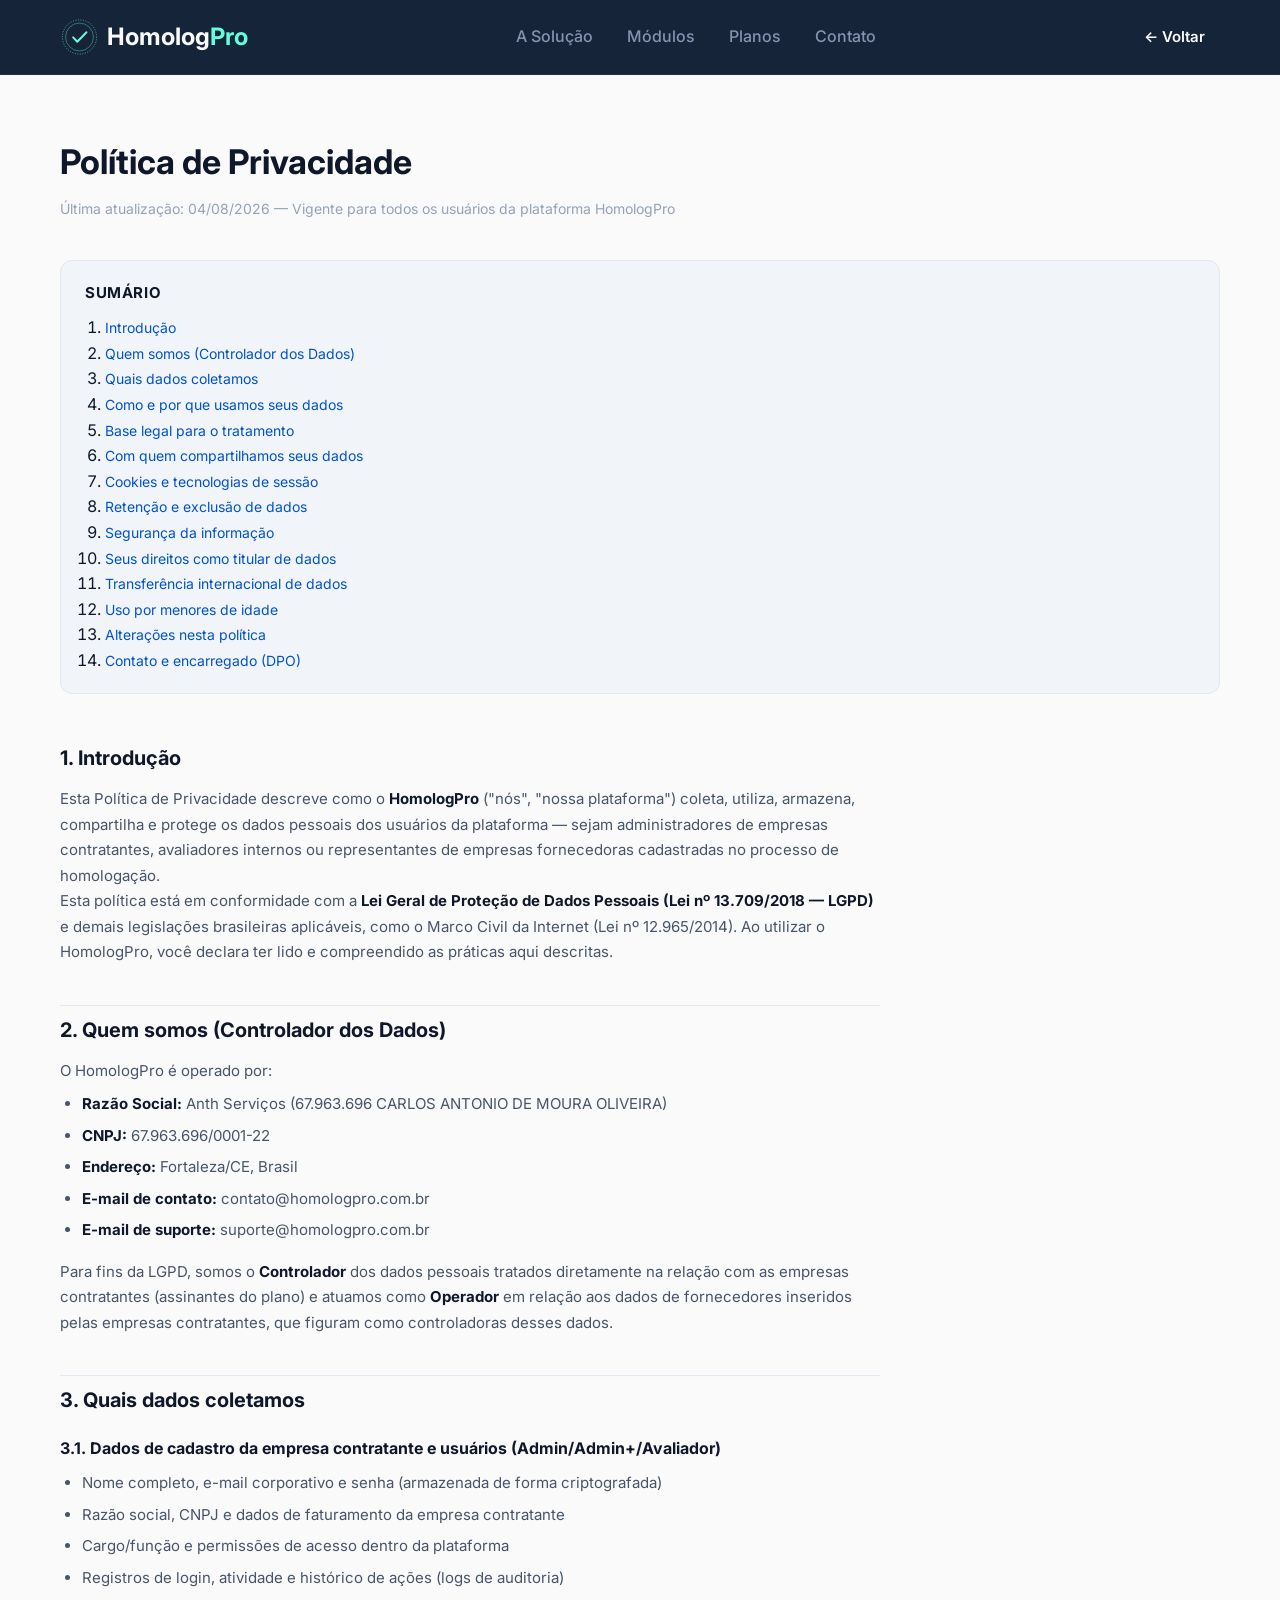
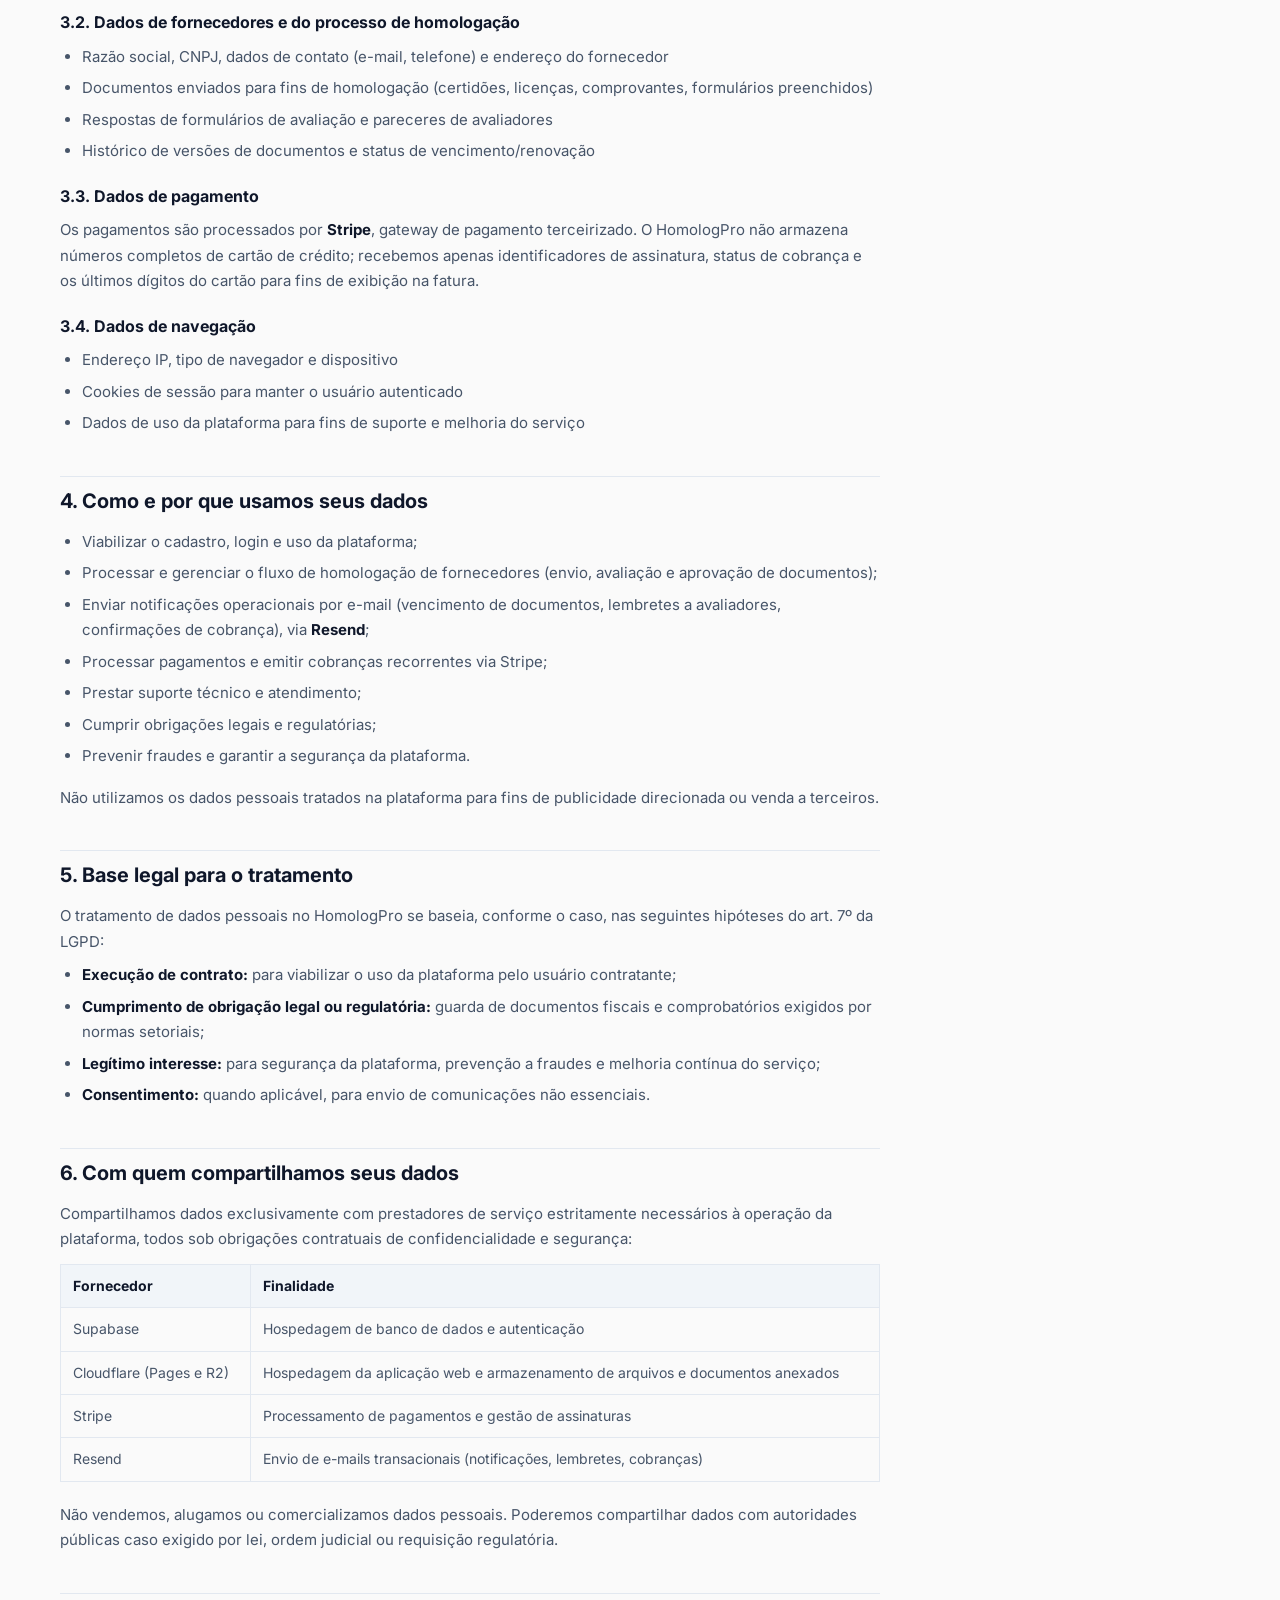
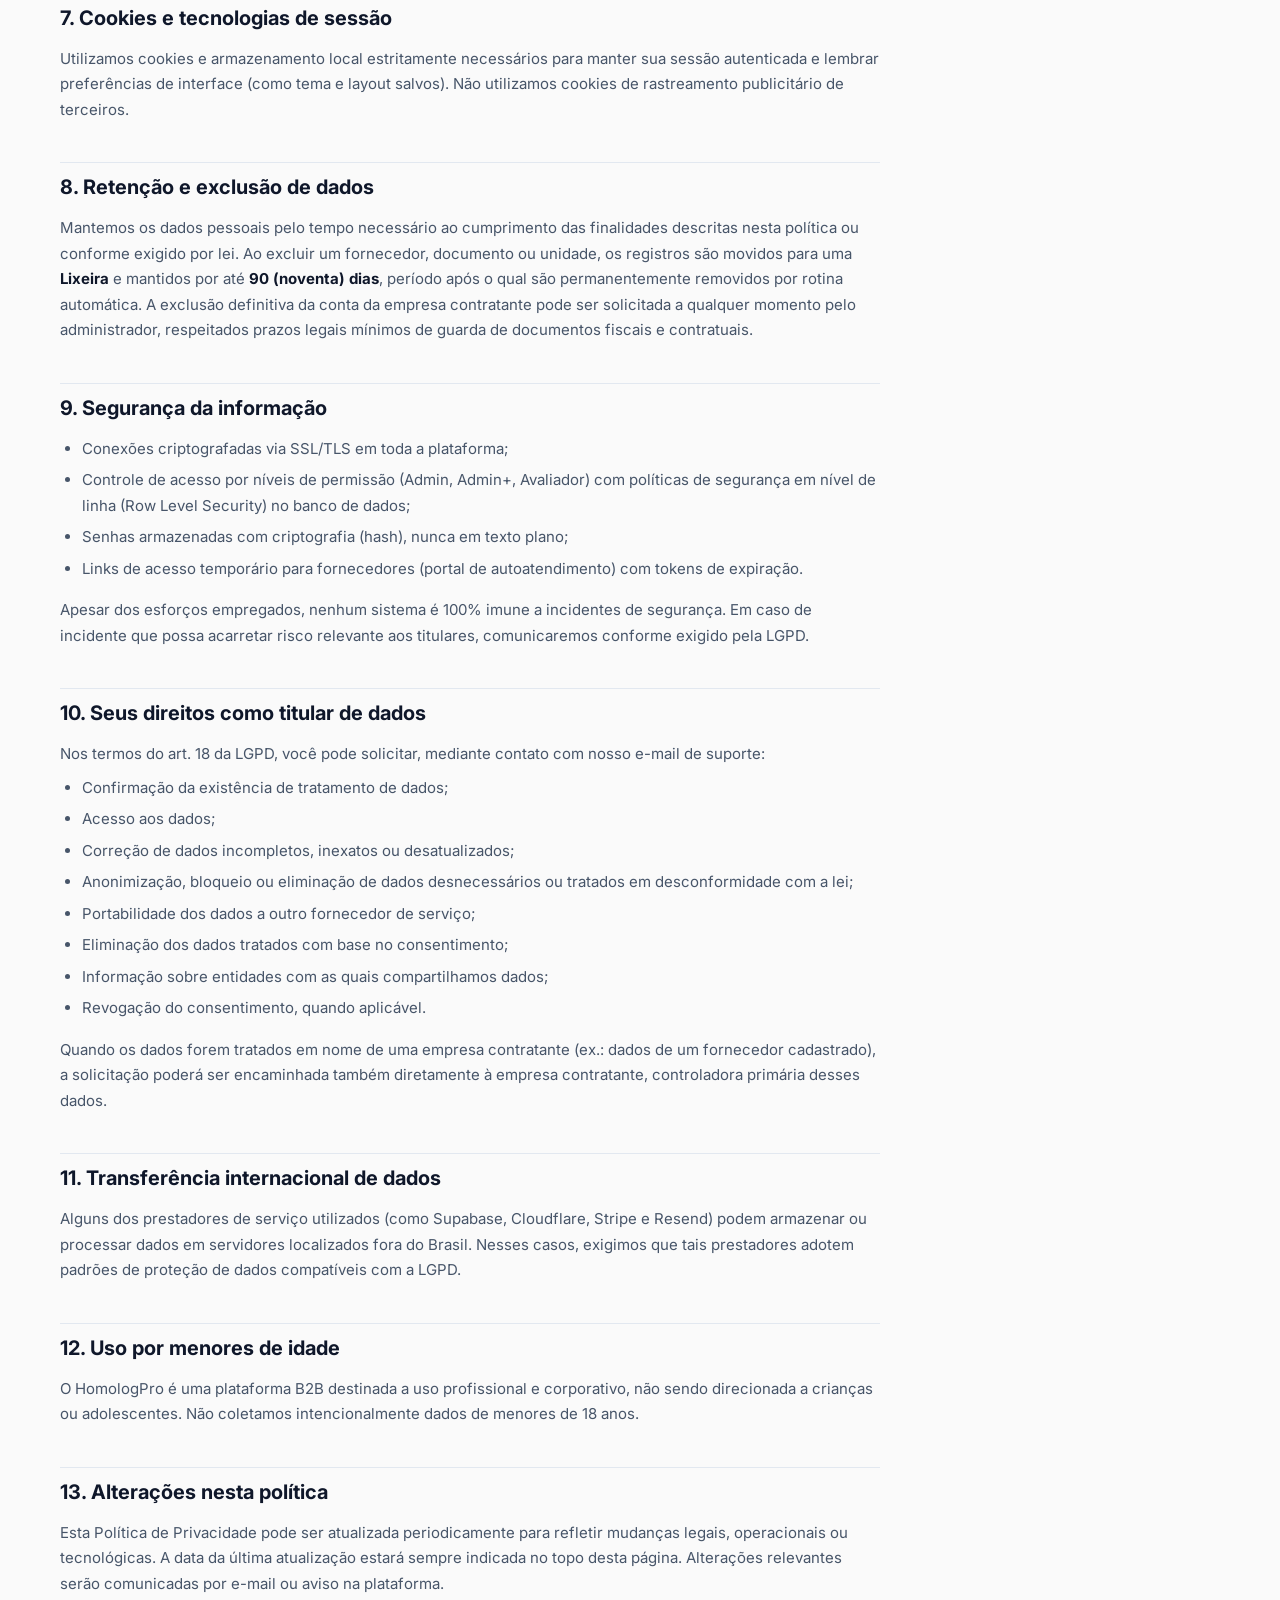
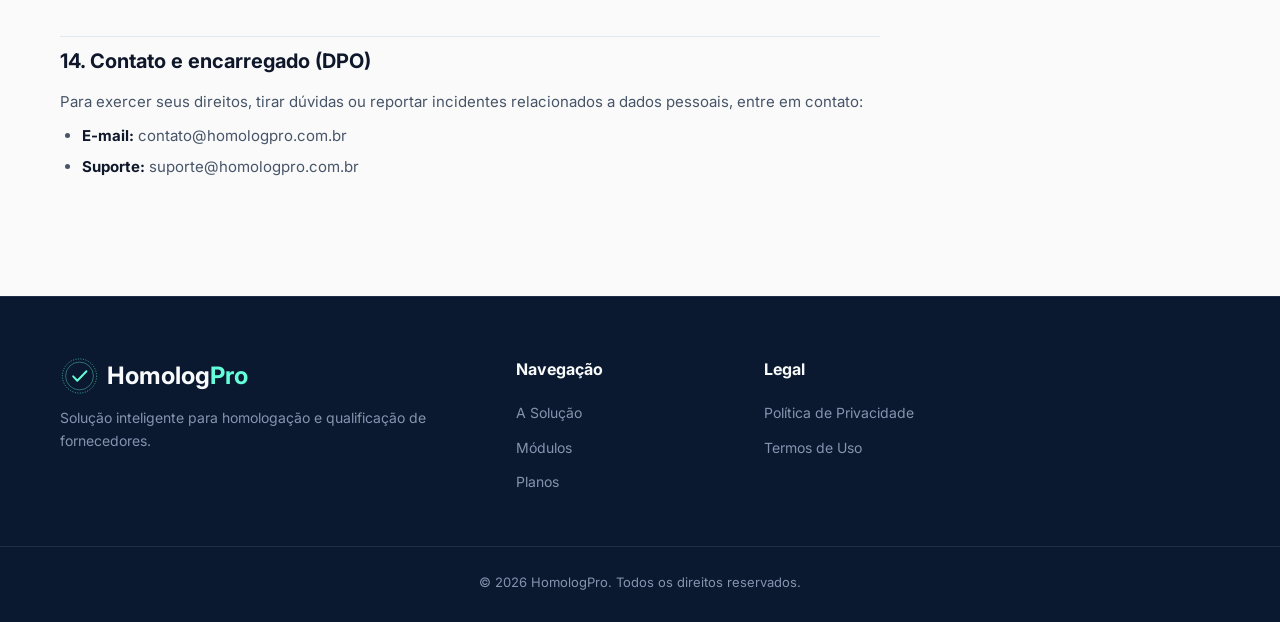
<file: privacidade v0.1.html>
<!DOCTYPE html>
<html lang="pt-BR">
<head>
  <link rel="icon" href="/favicon.ico">
  <meta charset="UTF-8">
  <meta name="viewport" content="width=device-width, initial-scale=1.0">
  <title>Política de Privacidade | HomologPro</title>
  <link rel="stylesheet" href="style.css">
  <link rel="preconnect" href="https://fonts.googleapis.com">
  <link href="https://fonts.googleapis.com/css2?family=Inter:wght@300;400;600;700&display=swap" rel="stylesheet">
  <style>
    .legal-wrap { padding: 60px 0 100px; }
    .legal-header { margin-bottom: 40px; }
    .legal-header h1 { font-size: 34px; color: var(--text-dark); margin-bottom: 8px; }
    .legal-header p { color: var(--text-muted); font-size: 14px; }
    .legal-body { max-width: 820px; }
    .legal-body h2 {
      font-size: 20px; color: var(--text-dark); margin: 40px 0 12px;
      padding-top: 8px; border-top: 1px solid var(--border-light);
    }
    .legal-body h2:first-of-type { border-top: none; margin-top: 0; }
    .legal-body h3 { font-size: 16px; color: var(--text-dark); margin: 20px 0 8px; }
    .legal-body p, .legal-body li { color: var(--text-sec-dark); font-size: 15px; line-height: 1.7; }
    .legal-body ul, .legal-body ol { margin: 8px 0 16px 22px; }
    .legal-body li { margin-bottom: 6px; }
    .legal-body strong { color: var(--text-dark); }
    .legal-body table { width: 100%; border-collapse: collapse; margin: 12px 0 20px; font-size: 14px; }
    .legal-body th, .legal-body td {
      text-align: left; padding: 10px 12px; border: 1px solid var(--border-light); color: var(--text-sec-dark);
    }
    .legal-body th { background: var(--surface-subtle); color: var(--text-dark); }
    .legal-toc { background: var(--surface-subtle); border: 1px solid var(--border-light); border-radius: var(--radius); padding: 20px 24px; margin-bottom: 40px; }
    .legal-toc h2 { margin: 0 0 10px; border: none; font-size: 15px; text-transform: uppercase; letter-spacing: .04em; }
    .legal-toc ol { margin: 0 0 0 20px; }
    .legal-toc a { color: var(--accent-hover); text-decoration: none; font-size: 14px; }
    .legal-toc a:hover { text-decoration: underline; }
    .legal-placeholder { background: #FFF7ED; border: 1px solid #FDBA74; color: #9A3412; padding: 12px 16px; border-radius: 8px; font-size: 13px; margin-bottom: 30px; }
    /* Modo embutido (aberto dentro do modal do cadastro, via iframe) — some
       com a navbar/rodapé próprios da página (o fechar é o X do modal) e
       aperta o espaçamento, que aqui não tem mais o resto do site em volta. */
    body.embed .navbar, body.embed .footer { display: none; }
    body.embed .legal-wrap { padding: 8px 4px 24px; }
  </style>
</head>
<body>

  <script>
    if (new URLSearchParams(window.location.search).get('embed') === '1') {
      document.documentElement.classList.add('embed-mode');
      document.body.classList.add('embed');
    }
  </script>

  <header class="navbar">
    <div class="container nav-container">
      <a href="index.html" style="text-decoration:none;">
        <div class="logo">
          <svg class="logo-seal" viewBox="0 0 120 120" fill="none" xmlns="http://www.w3.org/2000/svg" aria-hidden="true">
            <circle cx="60" cy="60" r="54" stroke="currentColor" stroke-width="2" stroke-dasharray="3 5"/>
            <circle cx="60" cy="60" r="44" stroke="currentColor" stroke-width="1.2"/>
            <path d="M40 61 L53 75 L82 45" stroke="currentColor" stroke-width="6" stroke-linecap="round" stroke-linejoin="round"/>
          </svg>
          <span class="logo-bold">Homolog</span><span class="logo-tag">Pro</span>
        </div>
      </a>
      <nav class="nav-links">
        <a href="index.html#solucao">A Solução</a>
        <a href="index.html#modulos">Módulos</a>
        <a href="index.html#planos">Planos</a>
        <a href="index.html#contato">Contato</a>
      </nav>
      <div class="nav-auth">
        <a href="#" class="btn-login" id="btn-voltar-legal">← Voltar</a>
      </div>
    </div>
  </header>

  <script>
    // Manda de volta pra página de onde a pessoa veio até aqui — landing
    // page ou tela de cadastro — em vez de forçar login. O link que trouxe
    // até aqui (rodapé da landing / checkbox de aceite no cadastro) já
    // inclui ?origem=landing ou ?origem=cadastro; sem esse parâmetro
    // (ex: pessoa entrou direto pela URL), cai na landing page por padrão.
    (function () {
      const origem = new URLSearchParams(window.location.search).get('origem');
      const destino = origem === 'cadastro' ? 'app/index.html?cadastro=1' : 'index.html';
      document.getElementById('btn-voltar-legal').href = destino;

      // Repassa a origem pros links internos que trocam entre Termos e
      // Privacidade (rodapé e corpo do texto) — senão a pessoa perde o
      // parâmetro ao ir de um pro outro e o botão Voltar volta pro lugar errado.
      if (origem) {
        document.querySelectorAll('a[href="termos.html"], a[href="privacidade.html"]').forEach(a => {
          a.href = a.getAttribute('href') + '?origem=' + encodeURIComponent(origem);
        });
      }
    })();
  </script>

  <section class="section legal-wrap">
    <div class="container">
      <div class="legal-header">
        <h1>Política de Privacidade</h1>
        <p>Última atualização: 04/08/2026 — Vigente para todos os usuários da plataforma HomologPro</p>
      </div>

      <div class="legal-toc">
        <h2>Sumário</h2>
        <ol>
          <li><a href="#introducao">Introdução</a></li>
          <li><a href="#controlador">Quem somos (Controlador dos Dados)</a></li>
          <li><a href="#dados-coletados">Quais dados coletamos</a></li>
          <li><a href="#finalidade">Como e por que usamos seus dados</a></li>
          <li><a href="#base-legal">Base legal para o tratamento</a></li>
          <li><a href="#compartilhamento">Com quem compartilhamos seus dados</a></li>
          <li><a href="#cookies">Cookies e tecnologias de sessão</a></li>
          <li><a href="#retencao">Retenção e exclusão de dados</a></li>
          <li><a href="#seguranca">Segurança da informação</a></li>
          <li><a href="#direitos">Seus direitos como titular de dados</a></li>
          <li><a href="#internacional">Transferência internacional de dados</a></li>
          <li><a href="#criancas">Uso por menores de idade</a></li>
          <li><a href="#alteracoes">Alterações nesta política</a></li>
          <li><a href="#contato">Contato e encarregado (DPO)</a></li>
        </ol>
      </div>

      <div class="legal-body">
        <h2 id="introducao">1. Introdução</h2>
        <p>Esta Política de Privacidade descreve como o <strong>HomologPro</strong> ("nós", "nossa plataforma") coleta, utiliza, armazena, compartilha e protege os dados pessoais dos usuários da plataforma — sejam administradores de empresas contratantes, avaliadores internos ou representantes de empresas fornecedoras cadastradas no processo de homologação.</p>
        <p>Esta política está em conformidade com a <strong>Lei Geral de Proteção de Dados Pessoais (Lei nº 13.709/2018 — LGPD)</strong> e demais legislações brasileiras aplicáveis, como o Marco Civil da Internet (Lei nº 12.965/2014). Ao utilizar o HomologPro, você declara ter lido e compreendido as práticas aqui descritas.</p>

        <h2 id="controlador">2. Quem somos (Controlador dos Dados)</h2>
        <p>O HomologPro é operado por:</p>
        <ul>
          <li><strong>Razão Social:</strong> Anth Serviços (67.963.696 CARLOS ANTONIO DE MOURA OLIVEIRA)</li>
          <li><strong>CNPJ:</strong> 67.963.696/0001-22</li>
          <li><strong>Endereço:</strong> Fortaleza/CE, Brasil</li>
          <li><strong>E-mail de contato:</strong> contato@homologpro.com.br</li>
          <li><strong>E-mail de suporte:</strong> suporte@homologpro.com.br</li>
        </ul>
        <p>Para fins da LGPD, somos o <strong>Controlador</strong> dos dados pessoais tratados diretamente na relação com as empresas contratantes (assinantes do plano) e atuamos como <strong>Operador</strong> em relação aos dados de fornecedores inseridos pelas empresas contratantes, que figuram como controladoras desses dados.</p>

        <h2 id="dados-coletados">3. Quais dados coletamos</h2>
        <h3>3.1. Dados de cadastro da empresa contratante e usuários (Admin/Admin+/Avaliador)</h3>
        <ul>
          <li>Nome completo, e-mail corporativo e senha (armazenada de forma criptografada)</li>
          <li>Razão social, CNPJ e dados de faturamento da empresa contratante</li>
          <li>Cargo/função e permissões de acesso dentro da plataforma</li>
          <li>Registros de login, atividade e histórico de ações (logs de auditoria)</li>
        </ul>
        <h3>3.2. Dados de fornecedores e do processo de homologação</h3>
        <ul>
          <li>Razão social, CNPJ, dados de contato (e-mail, telefone) e endereço do fornecedor</li>
          <li>Documentos enviados para fins de homologação (certidões, licenças, comprovantes, formulários preenchidos)</li>
          <li>Respostas de formulários de avaliação e pareceres de avaliadores</li>
          <li>Histórico de versões de documentos e status de vencimento/renovação</li>
        </ul>
        <h3>3.3. Dados de pagamento</h3>
        <p>Os pagamentos são processados por <strong>Stripe</strong>, gateway de pagamento terceirizado. O HomologPro não armazena números completos de cartão de crédito; recebemos apenas identificadores de assinatura, status de cobrança e os últimos dígitos do cartão para fins de exibição na fatura.</p>
        <h3>3.4. Dados de navegação</h3>
        <ul>
          <li>Endereço IP, tipo de navegador e dispositivo</li>
          <li>Cookies de sessão para manter o usuário autenticado</li>
          <li>Dados de uso da plataforma para fins de suporte e melhoria do serviço</li>
        </ul>

        <h2 id="finalidade">4. Como e por que usamos seus dados</h2>
        <ul>
          <li>Viabilizar o cadastro, login e uso da plataforma;</li>
          <li>Processar e gerenciar o fluxo de homologação de fornecedores (envio, avaliação e aprovação de documentos);</li>
          <li>Enviar notificações operacionais por e-mail (vencimento de documentos, lembretes a avaliadores, confirmações de cobrança), via <strong>Resend</strong>;</li>
          <li>Processar pagamentos e emitir cobranças recorrentes via Stripe;</li>
          <li>Prestar suporte técnico e atendimento;</li>
          <li>Cumprir obrigações legais e regulatórias;</li>
          <li>Prevenir fraudes e garantir a segurança da plataforma.</li>
        </ul>
        <p>Não utilizamos os dados pessoais tratados na plataforma para fins de publicidade direcionada ou venda a terceiros.</p>

        <h2 id="base-legal">5. Base legal para o tratamento</h2>
        <p>O tratamento de dados pessoais no HomologPro se baseia, conforme o caso, nas seguintes hipóteses do art. 7º da LGPD:</p>
        <ul>
          <li><strong>Execução de contrato:</strong> para viabilizar o uso da plataforma pelo usuário contratante;</li>
          <li><strong>Cumprimento de obrigação legal ou regulatória:</strong> guarda de documentos fiscais e comprobatórios exigidos por normas setoriais;</li>
          <li><strong>Legítimo interesse:</strong> para segurança da plataforma, prevenção a fraudes e melhoria contínua do serviço;</li>
          <li><strong>Consentimento:</strong> quando aplicável, para envio de comunicações não essenciais.</li>
        </ul>

        <h2 id="compartilhamento">6. Com quem compartilhamos seus dados</h2>
        <p>Compartilhamos dados exclusivamente com prestadores de serviço estritamente necessários à operação da plataforma, todos sob obrigações contratuais de confidencialidade e segurança:</p>
        <table>
          <tr><th>Fornecedor</th><th>Finalidade</th></tr>
          <tr><td>Supabase</td><td>Hospedagem de banco de dados e autenticação</td></tr>
          <tr><td>Cloudflare (Pages e R2)</td><td>Hospedagem da aplicação web e armazenamento de arquivos e documentos anexados</td></tr>
          <tr><td>Stripe</td><td>Processamento de pagamentos e gestão de assinaturas</td></tr>
          <tr><td>Resend</td><td>Envio de e-mails transacionais (notificações, lembretes, cobranças)</td></tr>
        </table>
        <p>Não vendemos, alugamos ou comercializamos dados pessoais. Poderemos compartilhar dados com autoridades públicas caso exigido por lei, ordem judicial ou requisição regulatória.</p>

        <h2 id="cookies">7. Cookies e tecnologias de sessão</h2>
        <p>Utilizamos cookies e armazenamento local estritamente necessários para manter sua sessão autenticada e lembrar preferências de interface (como tema e layout salvos). Não utilizamos cookies de rastreamento publicitário de terceiros.</p>

        <h2 id="retencao">8. Retenção e exclusão de dados</h2>
        <p>Mantemos os dados pessoais pelo tempo necessário ao cumprimento das finalidades descritas nesta política ou conforme exigido por lei. Ao excluir um fornecedor, documento ou unidade, os registros são movidos para uma <strong>Lixeira</strong> e mantidos por até <strong>90 (noventa) dias</strong>, período após o qual são permanentemente removidos por rotina automática. A exclusão definitiva da conta da empresa contratante pode ser solicitada a qualquer momento pelo administrador, respeitados prazos legais mínimos de guarda de documentos fiscais e contratuais.</p>

        <h2 id="seguranca">9. Segurança da informação</h2>
        <ul>
          <li>Conexões criptografadas via SSL/TLS em toda a plataforma;</li>
          <li>Controle de acesso por níveis de permissão (Admin, Admin+, Avaliador) com políticas de segurança em nível de linha (Row Level Security) no banco de dados;</li>
          <li>Senhas armazenadas com criptografia (hash), nunca em texto plano;</li>
          <li>Links de acesso temporário para fornecedores (portal de autoatendimento) com tokens de expiração.</li>
        </ul>
        <p>Apesar dos esforços empregados, nenhum sistema é 100% imune a incidentes de segurança. Em caso de incidente que possa acarretar risco relevante aos titulares, comunicaremos conforme exigido pela LGPD.</p>

        <h2 id="direitos">10. Seus direitos como titular de dados</h2>
        <p>Nos termos do art. 18 da LGPD, você pode solicitar, mediante contato com nosso e-mail de suporte:</p>
        <ul>
          <li>Confirmação da existência de tratamento de dados;</li>
          <li>Acesso aos dados;</li>
          <li>Correção de dados incompletos, inexatos ou desatualizados;</li>
          <li>Anonimização, bloqueio ou eliminação de dados desnecessários ou tratados em desconformidade com a lei;</li>
          <li>Portabilidade dos dados a outro fornecedor de serviço;</li>
          <li>Eliminação dos dados tratados com base no consentimento;</li>
          <li>Informação sobre entidades com as quais compartilhamos dados;</li>
          <li>Revogação do consentimento, quando aplicável.</li>
        </ul>
        <p>Quando os dados forem tratados em nome de uma empresa contratante (ex.: dados de um fornecedor cadastrado), a solicitação poderá ser encaminhada também diretamente à empresa contratante, controladora primária desses dados.</p>

        <h2 id="internacional">11. Transferência internacional de dados</h2>
        <p>Alguns dos prestadores de serviço utilizados (como Supabase, Cloudflare, Stripe e Resend) podem armazenar ou processar dados em servidores localizados fora do Brasil. Nesses casos, exigimos que tais prestadores adotem padrões de proteção de dados compatíveis com a LGPD.</p>

        <h2 id="criancas">12. Uso por menores de idade</h2>
        <p>O HomologPro é uma plataforma B2B destinada a uso profissional e corporativo, não sendo direcionada a crianças ou adolescentes. Não coletamos intencionalmente dados de menores de 18 anos.</p>

        <h2 id="alteracoes">13. Alterações nesta política</h2>
        <p>Esta Política de Privacidade pode ser atualizada periodicamente para refletir mudanças legais, operacionais ou tecnológicas. A data da última atualização estará sempre indicada no topo desta página. Alterações relevantes serão comunicadas por e-mail ou aviso na plataforma.</p>

        <h2 id="contato">14. Contato e encarregado (DPO)</h2>
        <p>Para exercer seus direitos, tirar dúvidas ou reportar incidentes relacionados a dados pessoais, entre em contato:</p>
        <ul>
          <li><strong>E-mail:</strong> contato@homologpro.com.br</li>
          <li><strong>Suporte:</strong> suporte@homologpro.com.br</li>
        </ul>
      </div>
    </div>
  </section>

  <footer class="footer">
    <div class="container footer-container">
      <div class="footer-brand">
        <div class="logo">
          <svg class="logo-seal" viewBox="0 0 120 120" fill="none" xmlns="http://www.w3.org/2000/svg" aria-hidden="true">
            <circle cx="60" cy="60" r="54" stroke="currentColor" stroke-width="2" stroke-dasharray="3 5"/>
            <circle cx="60" cy="60" r="44" stroke="currentColor" stroke-width="1.2"/>
            <path d="M40 61 L53 75 L82 45" stroke="currentColor" stroke-width="6" stroke-linecap="round" stroke-linejoin="round"/>
          </svg>
          <span class="logo-bold">Homolog</span><span class="logo-tag">Pro</span>
        </div>
        <p>Solução inteligente para homologação e qualificação de fornecedores.</p>
      </div>
      <div class="footer-links">
        <h4>Navegação</h4>
        <a href="index.html#solucao">A Solução</a>
        <a href="index.html#modulos">Módulos</a>
        <a href="index.html#planos">Planos</a>
      </div>
      <div class="footer-links">
        <h4>Legal</h4>
        <a href="privacidade.html">Política de Privacidade</a>
        <a href="termos.html">Termos de Uso</a>
      </div>
    </div>
    <div class="footer-bottom">
      <p>&copy; 2026 HomologPro. Todos os direitos reservados.</p>
    </div>
  </footer>

</body>
</html>
</file>
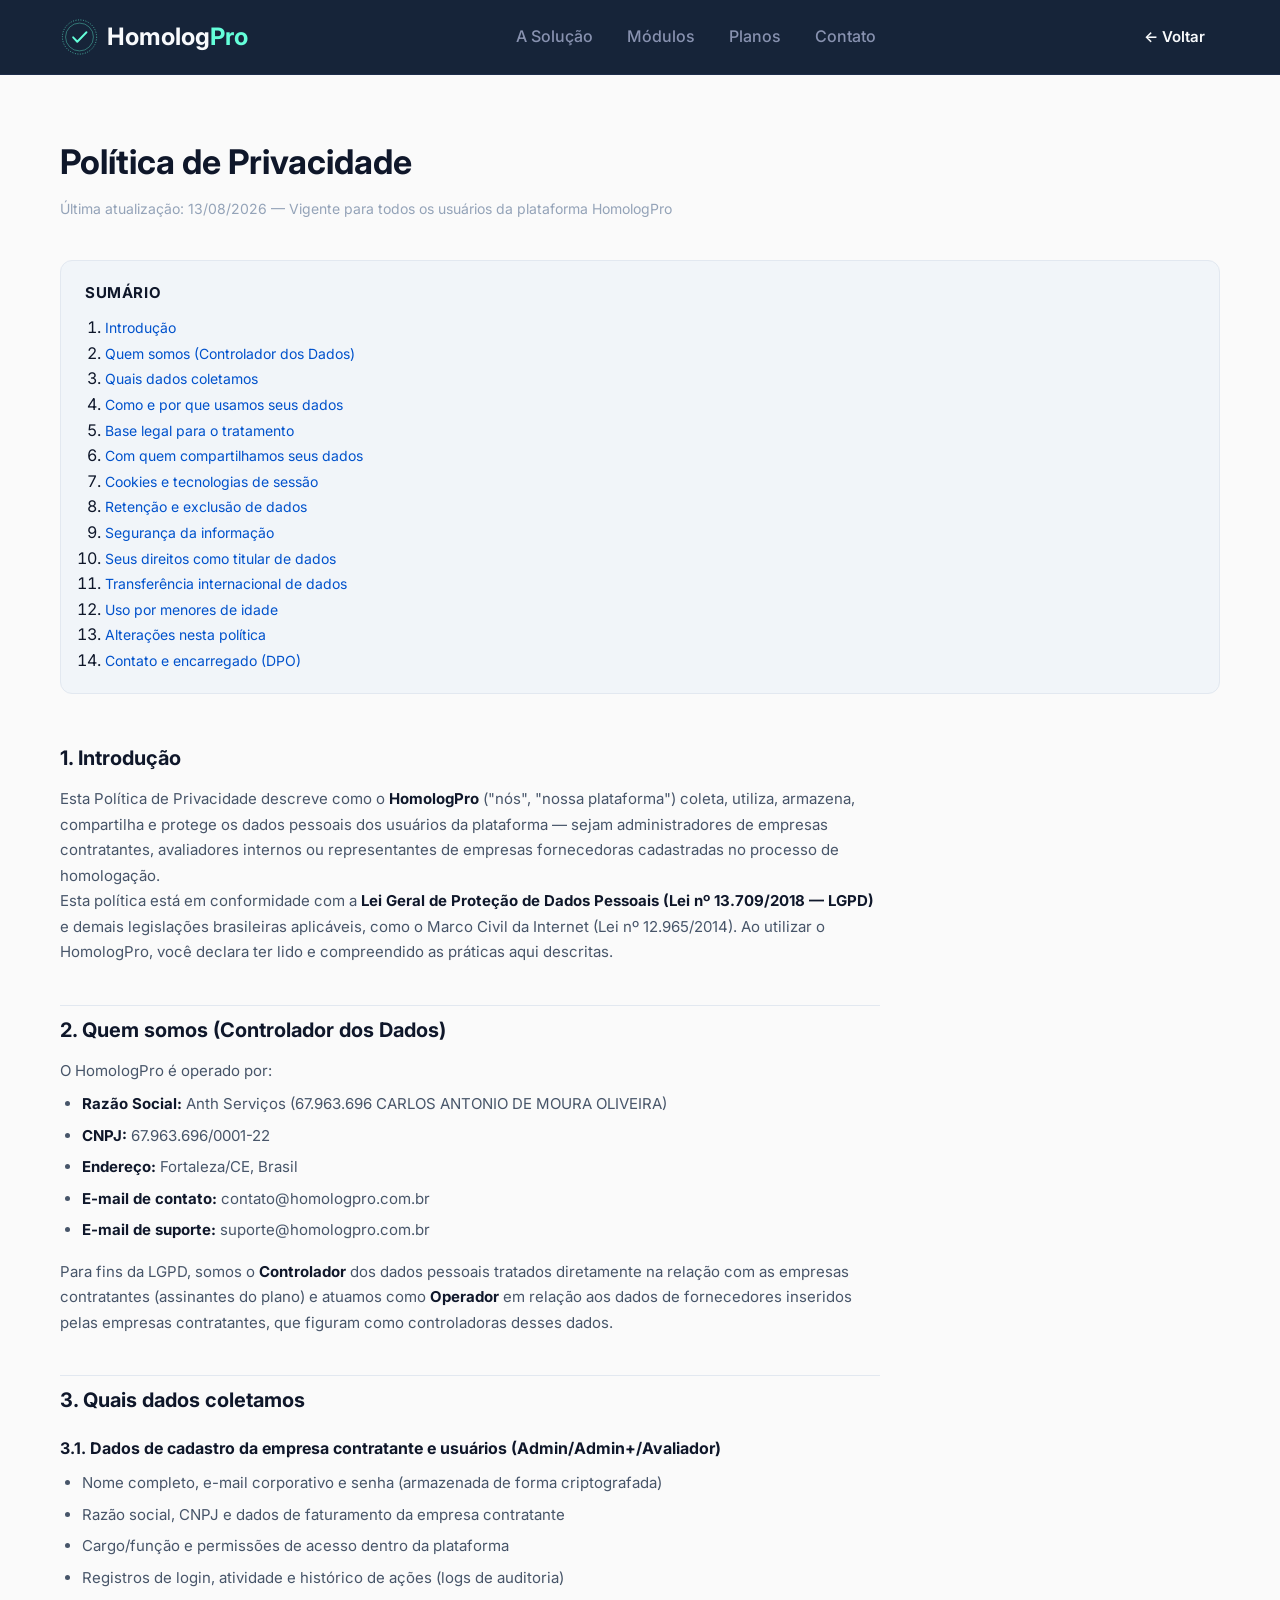
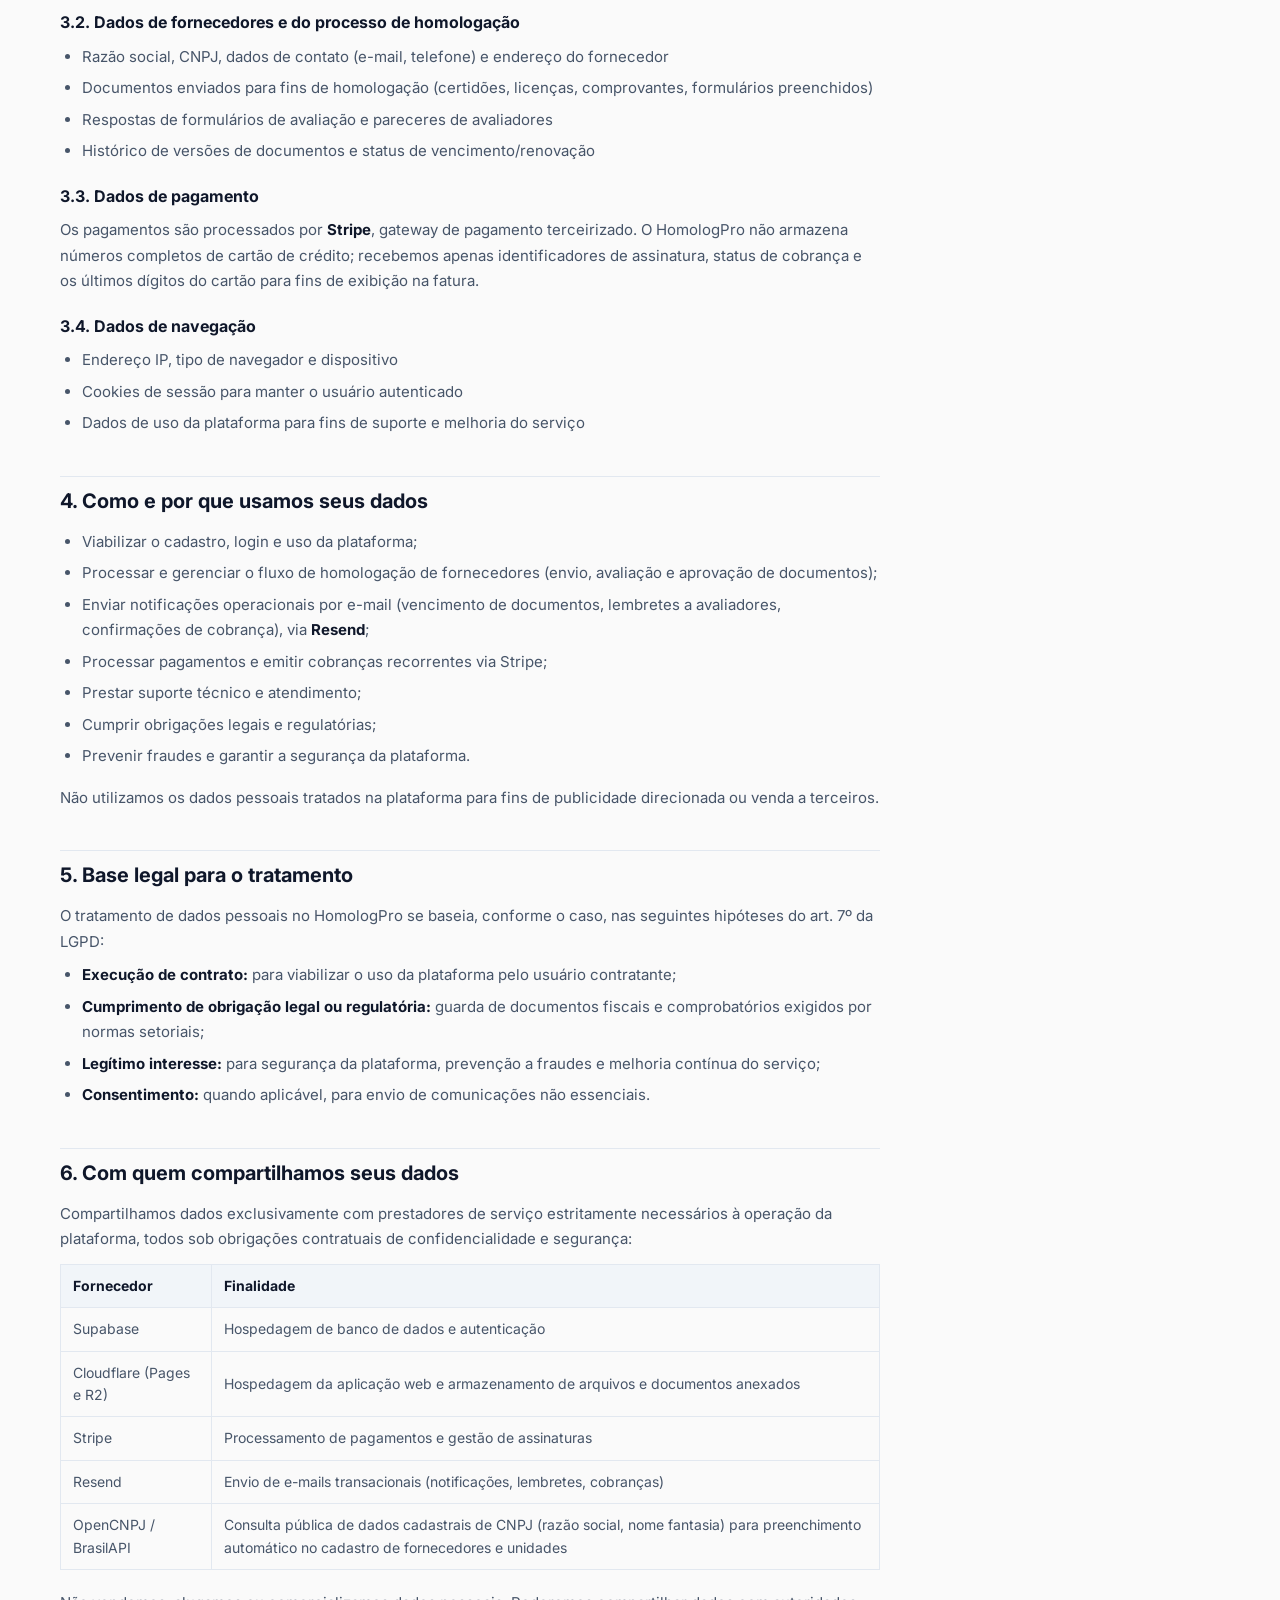
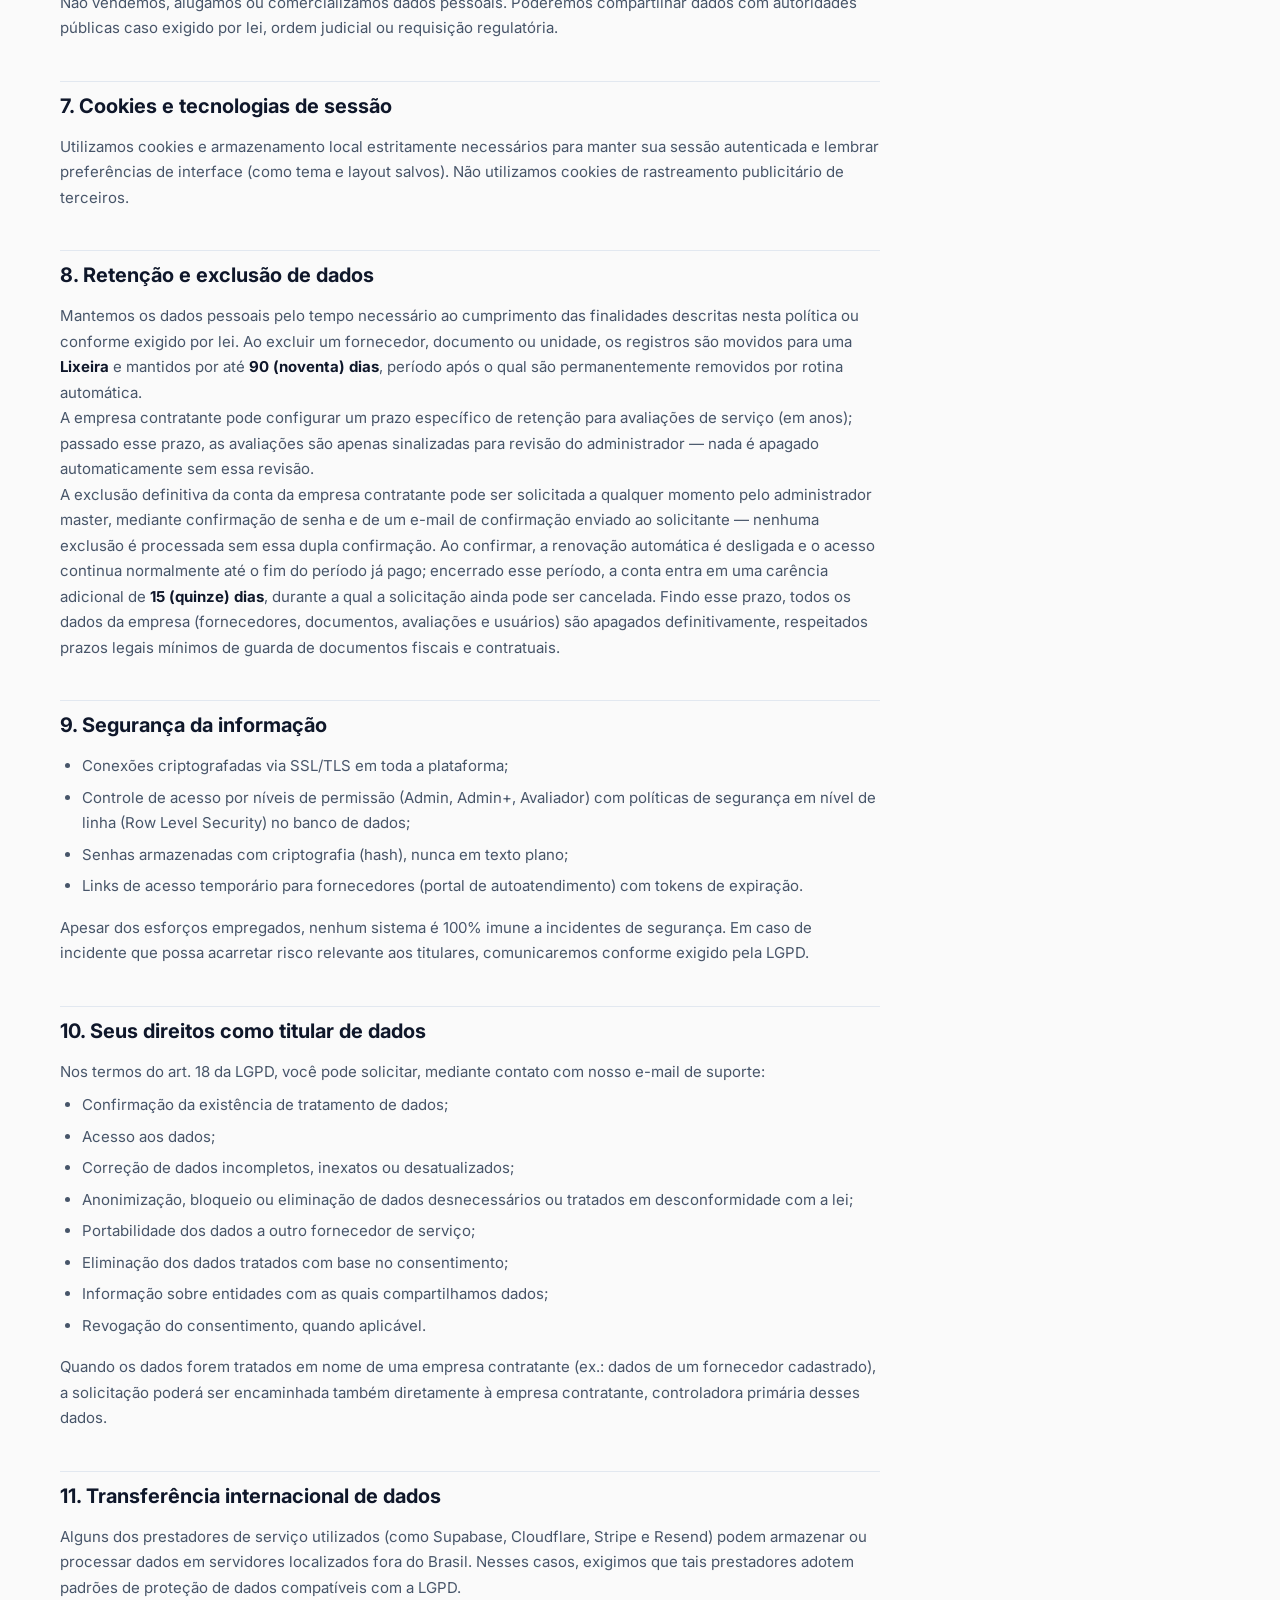
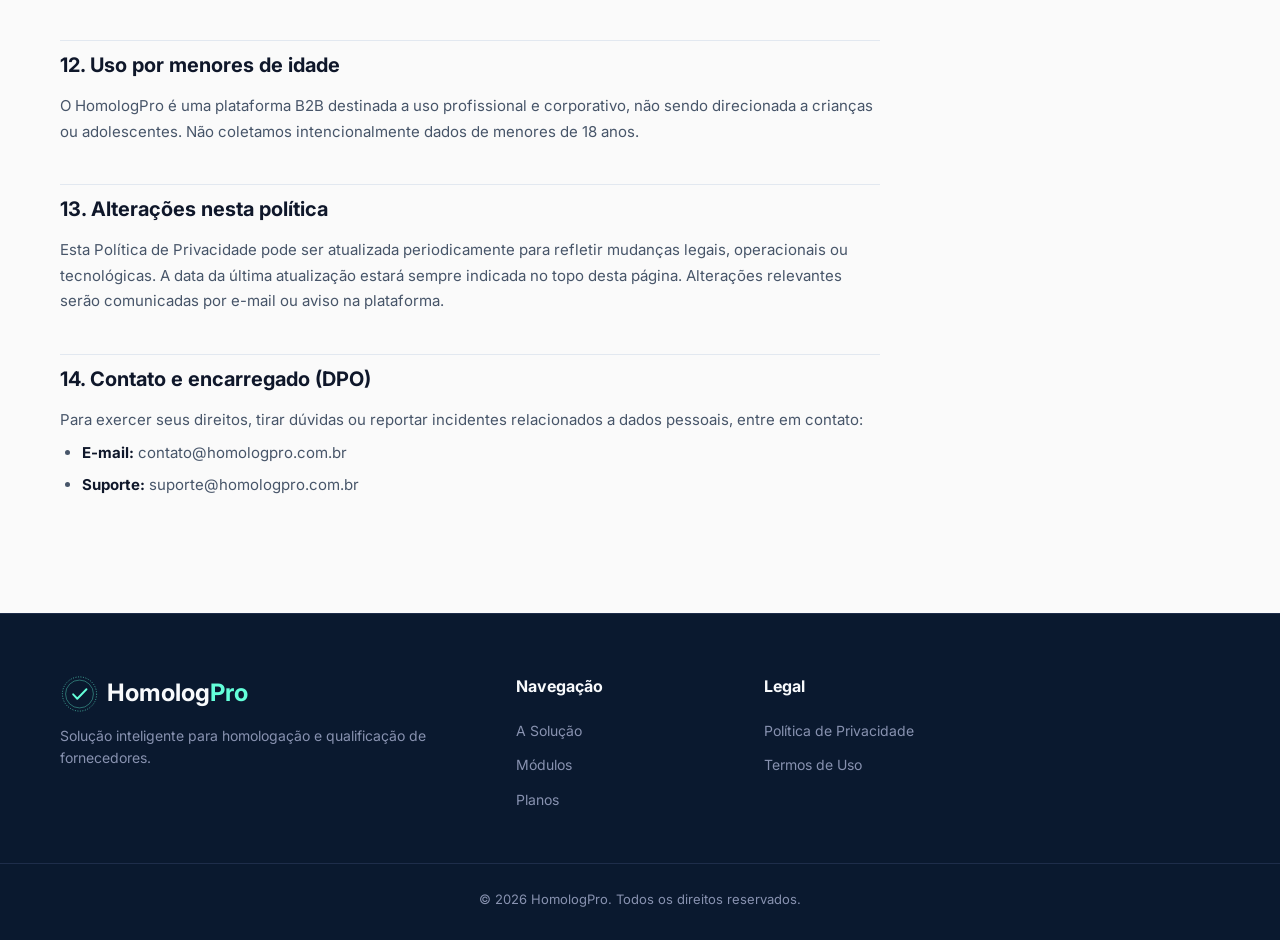
<file: privacidade.html>
<!DOCTYPE html>
<html lang="pt-BR">
<head>
  <link rel="icon" href="/favicon.ico">
  <meta charset="UTF-8">
  <meta name="viewport" content="width=device-width, initial-scale=1.0">
  <title>Política de Privacidade | HomologPro</title>
  <link rel="stylesheet" href="style.css">
  <link rel="preconnect" href="https://fonts.googleapis.com">
  <link href="https://fonts.googleapis.com/css2?family=Inter:wght@300;400;600;700&display=swap" rel="stylesheet">
  <style>
    .legal-wrap { padding: 60px 0 100px; }
    .legal-header { margin-bottom: 40px; }
    .legal-header h1 { font-size: 34px; color: var(--text-dark); margin-bottom: 8px; }
    .legal-header p { color: var(--text-muted); font-size: 14px; }
    .legal-body { max-width: 820px; }
    .legal-body h2 {
      font-size: 20px; color: var(--text-dark); margin: 40px 0 12px;
      padding-top: 8px; border-top: 1px solid var(--border-light);
    }
    .legal-body h2:first-of-type { border-top: none; margin-top: 0; }
    .legal-body h3 { font-size: 16px; color: var(--text-dark); margin: 20px 0 8px; }
    .legal-body p, .legal-body li { color: var(--text-sec-dark); font-size: 15px; line-height: 1.7; }
    .legal-body ul, .legal-body ol { margin: 8px 0 16px 22px; }
    .legal-body li { margin-bottom: 6px; }
    .legal-body strong { color: var(--text-dark); }
    .legal-body table { width: 100%; border-collapse: collapse; margin: 12px 0 20px; font-size: 14px; }
    .legal-body th, .legal-body td {
      text-align: left; padding: 10px 12px; border: 1px solid var(--border-light); color: var(--text-sec-dark);
    }
    .legal-body th { background: var(--surface-subtle); color: var(--text-dark); }
    .legal-toc { background: var(--surface-subtle); border: 1px solid var(--border-light); border-radius: var(--radius); padding: 20px 24px; margin-bottom: 40px; }
    .legal-toc h2 { margin: 0 0 10px; border: none; font-size: 15px; text-transform: uppercase; letter-spacing: .04em; }
    .legal-toc ol { margin: 0 0 0 20px; }
    .legal-toc a { color: var(--accent-hover); text-decoration: none; font-size: 14px; }
    .legal-toc a:hover { text-decoration: underline; }
    .legal-placeholder { background: #FFF7ED; border: 1px solid #FDBA74; color: #9A3412; padding: 12px 16px; border-radius: 8px; font-size: 13px; margin-bottom: 30px; }
    /* Modo embutido (aberto dentro do modal do cadastro, via iframe) — some
       com a navbar/rodapé próprios da página (o fechar é o X do modal) e
       aperta o espaçamento, que aqui não tem mais o resto do site em volta. */
    body.embed .navbar, body.embed .footer { display: none; }
    body.embed .legal-wrap { padding: 8px 4px 24px; }
  </style>
</head>
<body>

  <script>
    if (new URLSearchParams(window.location.search).get('embed') === '1') {
      document.documentElement.classList.add('embed-mode');
      document.body.classList.add('embed');
    }
  </script>

  <header class="navbar">
    <div class="container nav-container">
      <a href="index.html" style="text-decoration:none;">
        <div class="logo">
          <svg class="logo-seal" viewBox="0 0 120 120" fill="none" xmlns="http://www.w3.org/2000/svg" aria-hidden="true">
            <circle cx="60" cy="60" r="54" stroke="currentColor" stroke-width="2" stroke-dasharray="3 5"/>
            <circle cx="60" cy="60" r="44" stroke="currentColor" stroke-width="1.2"/>
            <path d="M40 61 L53 75 L82 45" stroke="currentColor" stroke-width="6" stroke-linecap="round" stroke-linejoin="round"/>
          </svg>
          <span class="logo-bold">Homolog</span><span class="logo-tag">Pro</span>
        </div>
      </a>
      <nav class="nav-links">
        <a href="index.html#solucao">A Solução</a>
        <a href="index.html#modulos">Módulos</a>
        <a href="index.html#planos">Planos</a>
        <a href="index.html#contato">Contato</a>
      </nav>
      <div class="nav-auth">
        <a href="#" class="btn-login" id="btn-voltar-legal">← Voltar</a>
      </div>
    </div>
  </header>

  <script>
    // Manda de volta pra página de onde a pessoa veio até aqui — landing
    // page ou tela de cadastro — em vez de forçar login. O link que trouxe
    // até aqui (rodapé da landing / checkbox de aceite no cadastro) já
    // inclui ?origem=landing ou ?origem=cadastro; sem esse parâmetro
    // (ex: pessoa entrou direto pela URL), cai na landing page por padrão.
    (function () {
      const origem = new URLSearchParams(window.location.search).get('origem');
      const destino = origem === 'cadastro' ? 'app/index.html?cadastro=1' : 'index.html';
      document.getElementById('btn-voltar-legal').href = destino;

      // Repassa a origem pros links internos que trocam entre Termos e
      // Privacidade (rodapé e corpo do texto) — senão a pessoa perde o
      // parâmetro ao ir de um pro outro e o botão Voltar volta pro lugar errado.
      if (origem) {
        document.querySelectorAll('a[href="termos.html"], a[href="privacidade.html"]').forEach(a => {
          a.href = a.getAttribute('href') + '?origem=' + encodeURIComponent(origem);
        });
      }
    })();
  </script>

  <section class="section legal-wrap">
    <div class="container">
      <div class="legal-header">
        <h1>Política de Privacidade</h1>
        <p>Última atualização: 13/08/2026 — Vigente para todos os usuários da plataforma HomologPro</p>
      </div>

      <div class="legal-toc">
        <h2>Sumário</h2>
        <ol>
          <li><a href="#introducao">Introdução</a></li>
          <li><a href="#controlador">Quem somos (Controlador dos Dados)</a></li>
          <li><a href="#dados-coletados">Quais dados coletamos</a></li>
          <li><a href="#finalidade">Como e por que usamos seus dados</a></li>
          <li><a href="#base-legal">Base legal para o tratamento</a></li>
          <li><a href="#compartilhamento">Com quem compartilhamos seus dados</a></li>
          <li><a href="#cookies">Cookies e tecnologias de sessão</a></li>
          <li><a href="#retencao">Retenção e exclusão de dados</a></li>
          <li><a href="#seguranca">Segurança da informação</a></li>
          <li><a href="#direitos">Seus direitos como titular de dados</a></li>
          <li><a href="#internacional">Transferência internacional de dados</a></li>
          <li><a href="#criancas">Uso por menores de idade</a></li>
          <li><a href="#alteracoes">Alterações nesta política</a></li>
          <li><a href="#contato">Contato e encarregado (DPO)</a></li>
        </ol>
      </div>

      <div class="legal-body">
        <h2 id="introducao">1. Introdução</h2>
        <p>Esta Política de Privacidade descreve como o <strong>HomologPro</strong> ("nós", "nossa plataforma") coleta, utiliza, armazena, compartilha e protege os dados pessoais dos usuários da plataforma — sejam administradores de empresas contratantes, avaliadores internos ou representantes de empresas fornecedoras cadastradas no processo de homologação.</p>
        <p>Esta política está em conformidade com a <strong>Lei Geral de Proteção de Dados Pessoais (Lei nº 13.709/2018 — LGPD)</strong> e demais legislações brasileiras aplicáveis, como o Marco Civil da Internet (Lei nº 12.965/2014). Ao utilizar o HomologPro, você declara ter lido e compreendido as práticas aqui descritas.</p>

        <h2 id="controlador">2. Quem somos (Controlador dos Dados)</h2>
        <p>O HomologPro é operado por:</p>
        <ul>
          <li><strong>Razão Social:</strong> Anth Serviços (67.963.696 CARLOS ANTONIO DE MOURA OLIVEIRA)</li>
          <li><strong>CNPJ:</strong> 67.963.696/0001-22</li>
          <li><strong>Endereço:</strong> Fortaleza/CE, Brasil</li>
          <li><strong>E-mail de contato:</strong> contato@homologpro.com.br</li>
          <li><strong>E-mail de suporte:</strong> suporte@homologpro.com.br</li>
        </ul>
        <p>Para fins da LGPD, somos o <strong>Controlador</strong> dos dados pessoais tratados diretamente na relação com as empresas contratantes (assinantes do plano) e atuamos como <strong>Operador</strong> em relação aos dados de fornecedores inseridos pelas empresas contratantes, que figuram como controladoras desses dados.</p>

        <h2 id="dados-coletados">3. Quais dados coletamos</h2>
        <h3>3.1. Dados de cadastro da empresa contratante e usuários (Admin/Admin+/Avaliador)</h3>
        <ul>
          <li>Nome completo, e-mail corporativo e senha (armazenada de forma criptografada)</li>
          <li>Razão social, CNPJ e dados de faturamento da empresa contratante</li>
          <li>Cargo/função e permissões de acesso dentro da plataforma</li>
          <li>Registros de login, atividade e histórico de ações (logs de auditoria)</li>
        </ul>
        <h3>3.2. Dados de fornecedores e do processo de homologação</h3>
        <ul>
          <li>Razão social, CNPJ, dados de contato (e-mail, telefone) e endereço do fornecedor</li>
          <li>Documentos enviados para fins de homologação (certidões, licenças, comprovantes, formulários preenchidos)</li>
          <li>Respostas de formulários de avaliação e pareceres de avaliadores</li>
          <li>Histórico de versões de documentos e status de vencimento/renovação</li>
        </ul>
        <h3>3.3. Dados de pagamento</h3>
        <p>Os pagamentos são processados por <strong>Stripe</strong>, gateway de pagamento terceirizado. O HomologPro não armazena números completos de cartão de crédito; recebemos apenas identificadores de assinatura, status de cobrança e os últimos dígitos do cartão para fins de exibição na fatura.</p>
        <h3>3.4. Dados de navegação</h3>
        <ul>
          <li>Endereço IP, tipo de navegador e dispositivo</li>
          <li>Cookies de sessão para manter o usuário autenticado</li>
          <li>Dados de uso da plataforma para fins de suporte e melhoria do serviço</li>
        </ul>

        <h2 id="finalidade">4. Como e por que usamos seus dados</h2>
        <ul>
          <li>Viabilizar o cadastro, login e uso da plataforma;</li>
          <li>Processar e gerenciar o fluxo de homologação de fornecedores (envio, avaliação e aprovação de documentos);</li>
          <li>Enviar notificações operacionais por e-mail (vencimento de documentos, lembretes a avaliadores, confirmações de cobrança), via <strong>Resend</strong>;</li>
          <li>Processar pagamentos e emitir cobranças recorrentes via Stripe;</li>
          <li>Prestar suporte técnico e atendimento;</li>
          <li>Cumprir obrigações legais e regulatórias;</li>
          <li>Prevenir fraudes e garantir a segurança da plataforma.</li>
        </ul>
        <p>Não utilizamos os dados pessoais tratados na plataforma para fins de publicidade direcionada ou venda a terceiros.</p>

        <h2 id="base-legal">5. Base legal para o tratamento</h2>
        <p>O tratamento de dados pessoais no HomologPro se baseia, conforme o caso, nas seguintes hipóteses do art. 7º da LGPD:</p>
        <ul>
          <li><strong>Execução de contrato:</strong> para viabilizar o uso da plataforma pelo usuário contratante;</li>
          <li><strong>Cumprimento de obrigação legal ou regulatória:</strong> guarda de documentos fiscais e comprobatórios exigidos por normas setoriais;</li>
          <li><strong>Legítimo interesse:</strong> para segurança da plataforma, prevenção a fraudes e melhoria contínua do serviço;</li>
          <li><strong>Consentimento:</strong> quando aplicável, para envio de comunicações não essenciais.</li>
        </ul>

        <h2 id="compartilhamento">6. Com quem compartilhamos seus dados</h2>
        <p>Compartilhamos dados exclusivamente com prestadores de serviço estritamente necessários à operação da plataforma, todos sob obrigações contratuais de confidencialidade e segurança:</p>
        <table>
          <tr><th>Fornecedor</th><th>Finalidade</th></tr>
          <tr><td>Supabase</td><td>Hospedagem de banco de dados e autenticação</td></tr>
          <tr><td>Cloudflare (Pages e R2)</td><td>Hospedagem da aplicação web e armazenamento de arquivos e documentos anexados</td></tr>
          <tr><td>Stripe</td><td>Processamento de pagamentos e gestão de assinaturas</td></tr>
          <tr><td>Resend</td><td>Envio de e-mails transacionais (notificações, lembretes, cobranças)</td></tr>
          <tr><td>OpenCNPJ / BrasilAPI</td><td>Consulta pública de dados cadastrais de CNPJ (razão social, nome fantasia) para preenchimento automático no cadastro de fornecedores e unidades</td></tr>
        </table>
        <p>Não vendemos, alugamos ou comercializamos dados pessoais. Poderemos compartilhar dados com autoridades públicas caso exigido por lei, ordem judicial ou requisição regulatória.</p>

        <h2 id="cookies">7. Cookies e tecnologias de sessão</h2>
        <p>Utilizamos cookies e armazenamento local estritamente necessários para manter sua sessão autenticada e lembrar preferências de interface (como tema e layout salvos). Não utilizamos cookies de rastreamento publicitário de terceiros.</p>

        <h2 id="retencao">8. Retenção e exclusão de dados</h2>
        <p>Mantemos os dados pessoais pelo tempo necessário ao cumprimento das finalidades descritas nesta política ou conforme exigido por lei. Ao excluir um fornecedor, documento ou unidade, os registros são movidos para uma <strong>Lixeira</strong> e mantidos por até <strong>90 (noventa) dias</strong>, período após o qual são permanentemente removidos por rotina automática.</p>
        <p>A empresa contratante pode configurar um prazo específico de retenção para avaliações de serviço (em anos); passado esse prazo, as avaliações são apenas sinalizadas para revisão do administrador — nada é apagado automaticamente sem essa revisão.</p>
        <p>A exclusão definitiva da conta da empresa contratante pode ser solicitada a qualquer momento pelo administrador master, mediante confirmação de senha e de um e-mail de confirmação enviado ao solicitante — nenhuma exclusão é processada sem essa dupla confirmação. Ao confirmar, a renovação automática é desligada e o acesso continua normalmente até o fim do período já pago; encerrado esse período, a conta entra em uma carência adicional de <strong>15 (quinze) dias</strong>, durante a qual a solicitação ainda pode ser cancelada. Findo esse prazo, todos os dados da empresa (fornecedores, documentos, avaliações e usuários) são apagados definitivamente, respeitados prazos legais mínimos de guarda de documentos fiscais e contratuais.</p>

        <h2 id="seguranca">9. Segurança da informação</h2>
        <ul>
          <li>Conexões criptografadas via SSL/TLS em toda a plataforma;</li>
          <li>Controle de acesso por níveis de permissão (Admin, Admin+, Avaliador) com políticas de segurança em nível de linha (Row Level Security) no banco de dados;</li>
          <li>Senhas armazenadas com criptografia (hash), nunca em texto plano;</li>
          <li>Links de acesso temporário para fornecedores (portal de autoatendimento) com tokens de expiração.</li>
        </ul>
        <p>Apesar dos esforços empregados, nenhum sistema é 100% imune a incidentes de segurança. Em caso de incidente que possa acarretar risco relevante aos titulares, comunicaremos conforme exigido pela LGPD.</p>

        <h2 id="direitos">10. Seus direitos como titular de dados</h2>
        <p>Nos termos do art. 18 da LGPD, você pode solicitar, mediante contato com nosso e-mail de suporte:</p>
        <ul>
          <li>Confirmação da existência de tratamento de dados;</li>
          <li>Acesso aos dados;</li>
          <li>Correção de dados incompletos, inexatos ou desatualizados;</li>
          <li>Anonimização, bloqueio ou eliminação de dados desnecessários ou tratados em desconformidade com a lei;</li>
          <li>Portabilidade dos dados a outro fornecedor de serviço;</li>
          <li>Eliminação dos dados tratados com base no consentimento;</li>
          <li>Informação sobre entidades com as quais compartilhamos dados;</li>
          <li>Revogação do consentimento, quando aplicável.</li>
        </ul>
        <p>Quando os dados forem tratados em nome de uma empresa contratante (ex.: dados de um fornecedor cadastrado), a solicitação poderá ser encaminhada também diretamente à empresa contratante, controladora primária desses dados.</p>

        <h2 id="internacional">11. Transferência internacional de dados</h2>
        <p>Alguns dos prestadores de serviço utilizados (como Supabase, Cloudflare, Stripe e Resend) podem armazenar ou processar dados em servidores localizados fora do Brasil. Nesses casos, exigimos que tais prestadores adotem padrões de proteção de dados compatíveis com a LGPD.</p>

        <h2 id="criancas">12. Uso por menores de idade</h2>
        <p>O HomologPro é uma plataforma B2B destinada a uso profissional e corporativo, não sendo direcionada a crianças ou adolescentes. Não coletamos intencionalmente dados de menores de 18 anos.</p>

        <h2 id="alteracoes">13. Alterações nesta política</h2>
        <p>Esta Política de Privacidade pode ser atualizada periodicamente para refletir mudanças legais, operacionais ou tecnológicas. A data da última atualização estará sempre indicada no topo desta página. Alterações relevantes serão comunicadas por e-mail ou aviso na plataforma.</p>

        <h2 id="contato">14. Contato e encarregado (DPO)</h2>
        <p>Para exercer seus direitos, tirar dúvidas ou reportar incidentes relacionados a dados pessoais, entre em contato:</p>
        <ul>
          <li><strong>E-mail:</strong> contato@homologpro.com.br</li>
          <li><strong>Suporte:</strong> suporte@homologpro.com.br</li>
        </ul>
      </div>
    </div>
  </section>

  <footer class="footer">
    <div class="container footer-container">
      <div class="footer-brand">
        <div class="logo">
          <svg class="logo-seal" viewBox="0 0 120 120" fill="none" xmlns="http://www.w3.org/2000/svg" aria-hidden="true">
            <circle cx="60" cy="60" r="54" stroke="currentColor" stroke-width="2" stroke-dasharray="3 5"/>
            <circle cx="60" cy="60" r="44" stroke="currentColor" stroke-width="1.2"/>
            <path d="M40 61 L53 75 L82 45" stroke="currentColor" stroke-width="6" stroke-linecap="round" stroke-linejoin="round"/>
          </svg>
          <span class="logo-bold">Homolog</span><span class="logo-tag">Pro</span>
        </div>
        <p>Solução inteligente para homologação e qualificação de fornecedores.</p>
      </div>
      <div class="footer-links">
        <h4>Navegação</h4>
        <a href="index.html#solucao">A Solução</a>
        <a href="index.html#modulos">Módulos</a>
        <a href="index.html#planos">Planos</a>
      </div>
      <div class="footer-links">
        <h4>Legal</h4>
        <a href="privacidade.html">Política de Privacidade</a>
        <a href="termos.html">Termos de Uso</a>
      </div>
    </div>
    <div class="footer-bottom">
      <p>&copy; 2026 HomologPro. Todos os direitos reservados.</p>
    </div>
  </footer>

</body>
</html>
</file>
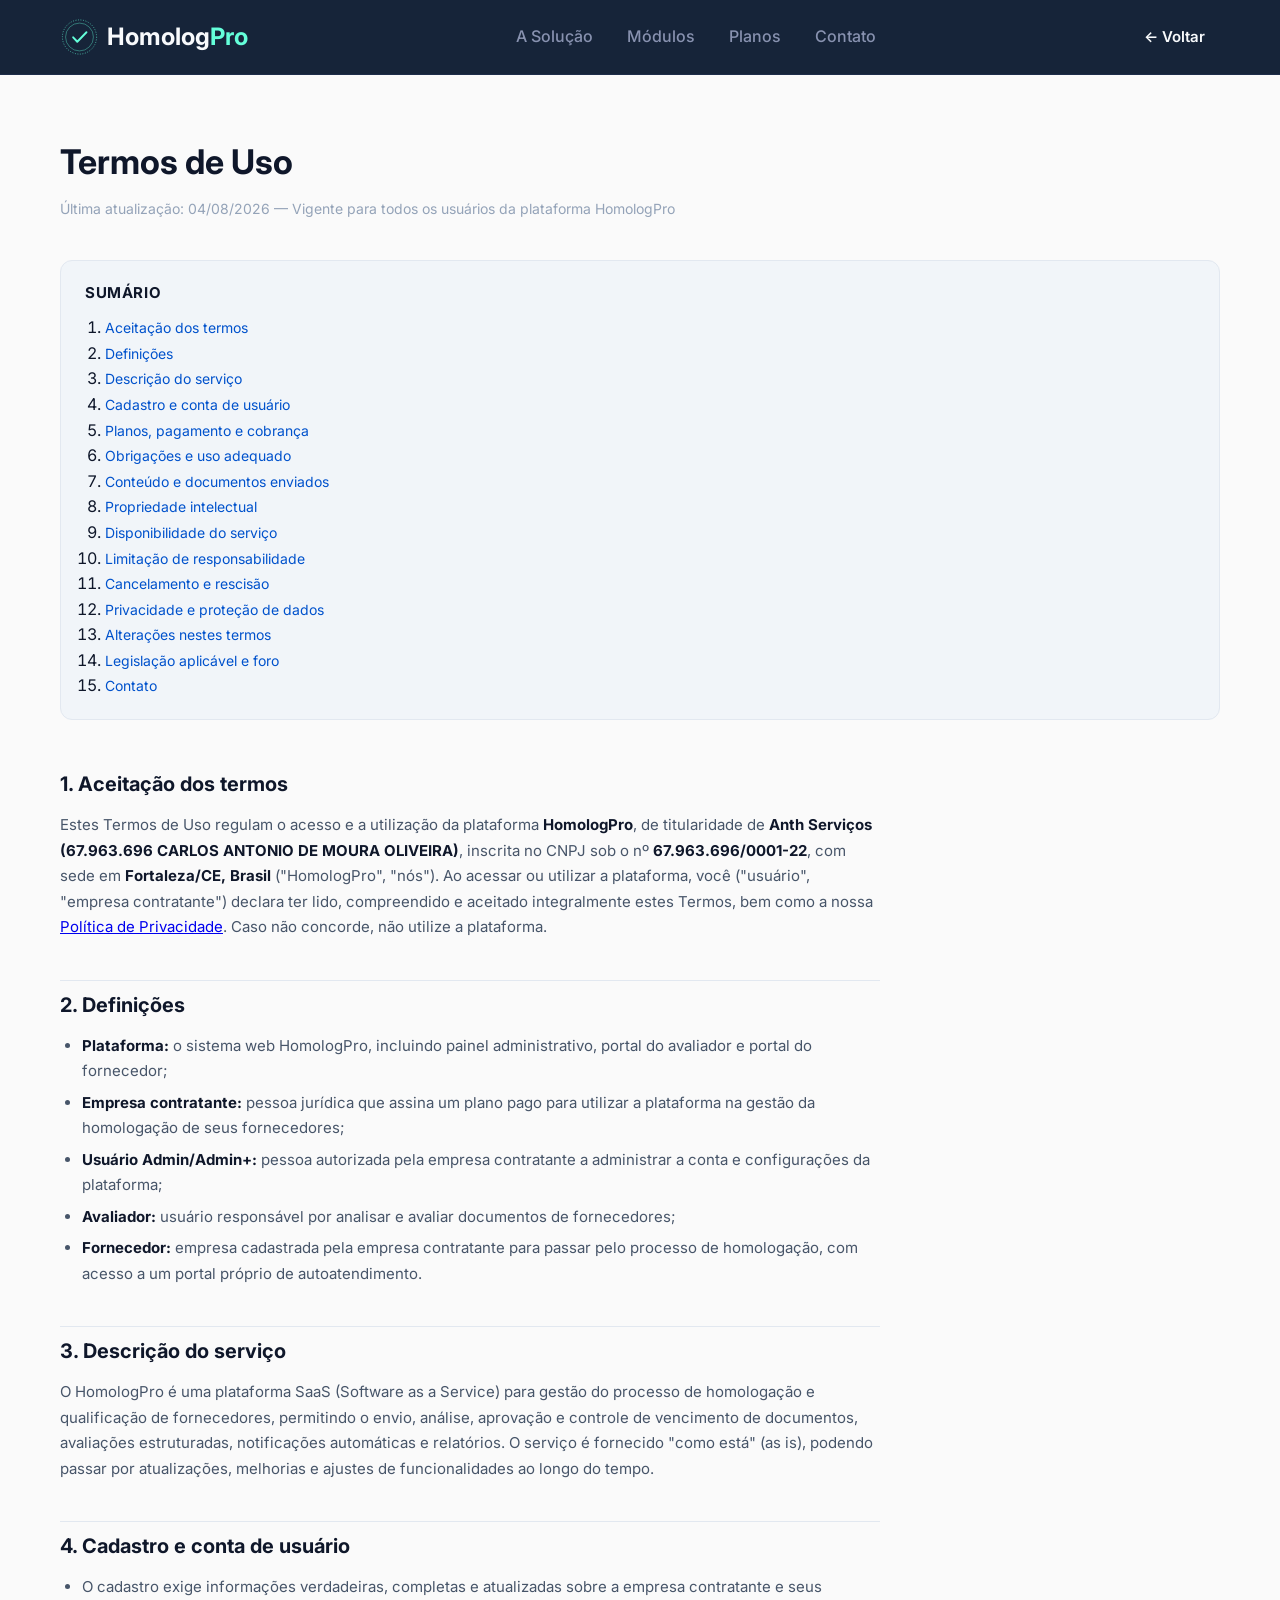
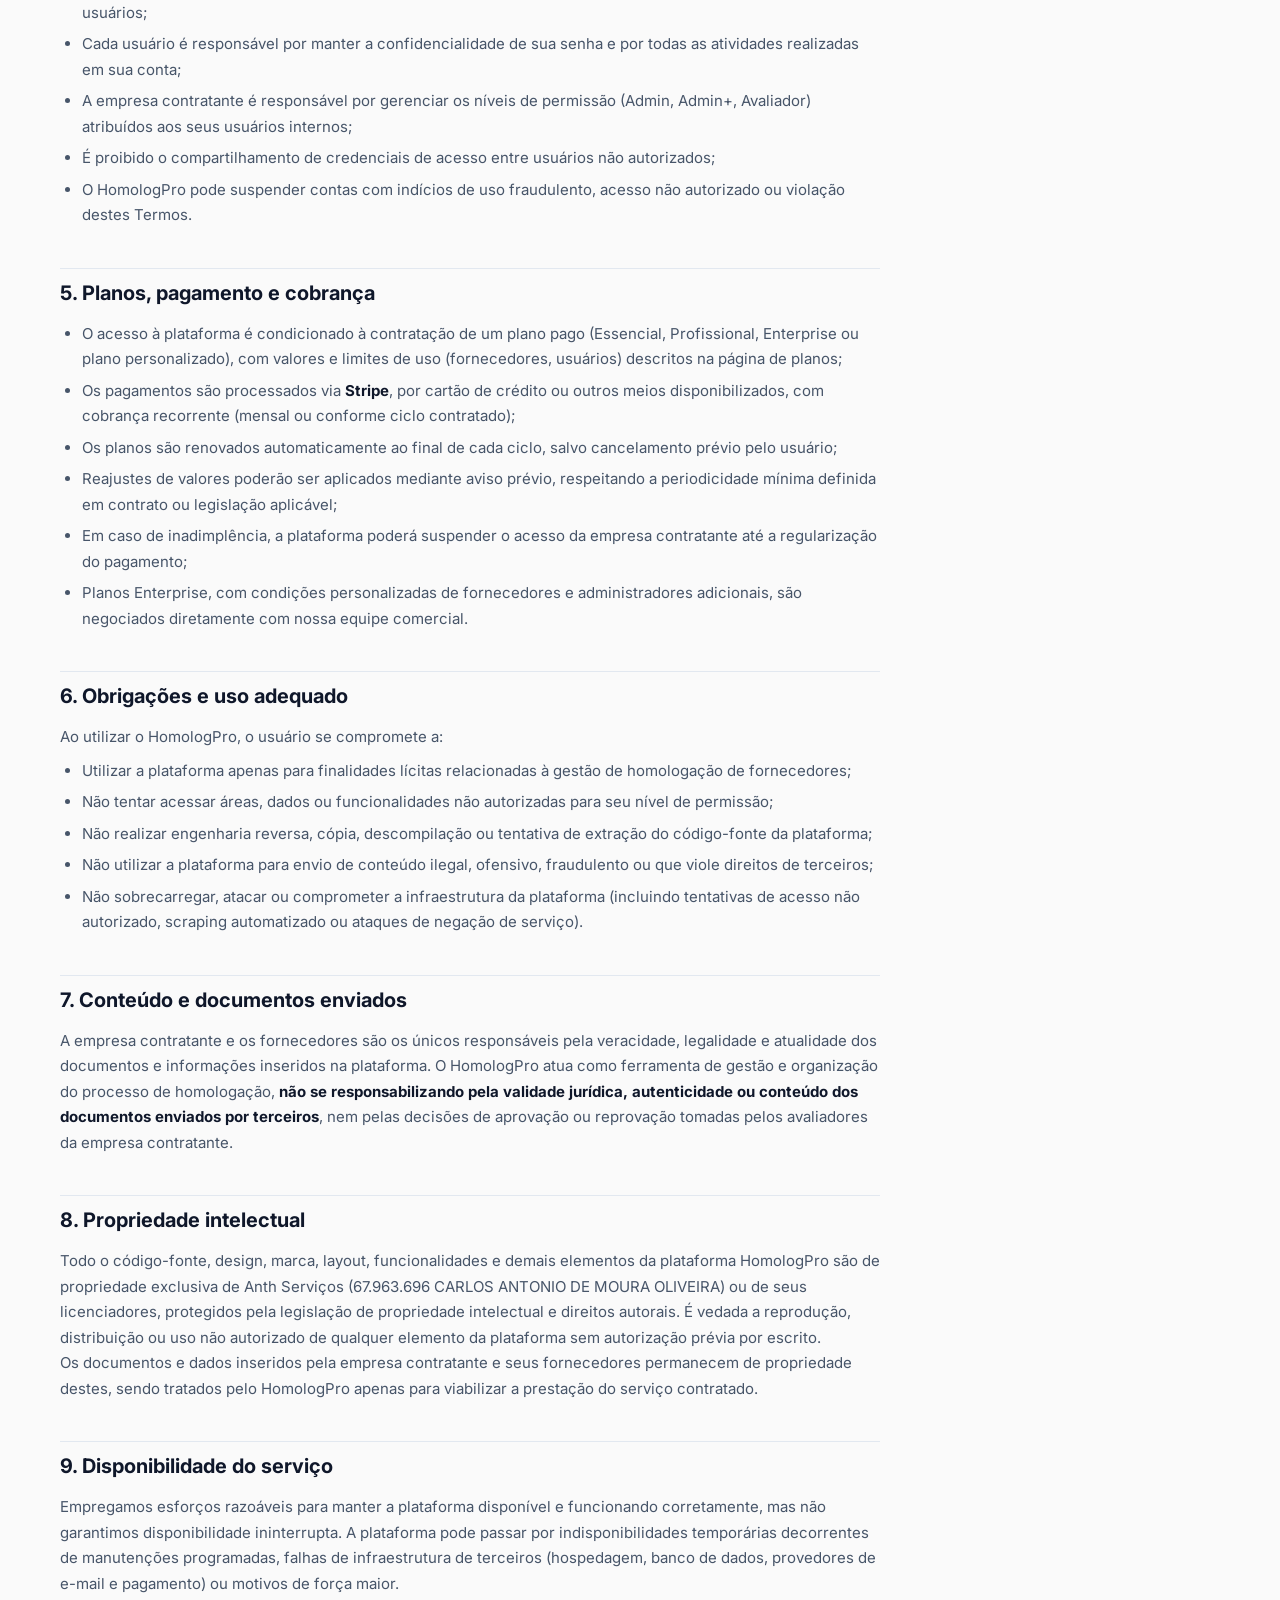
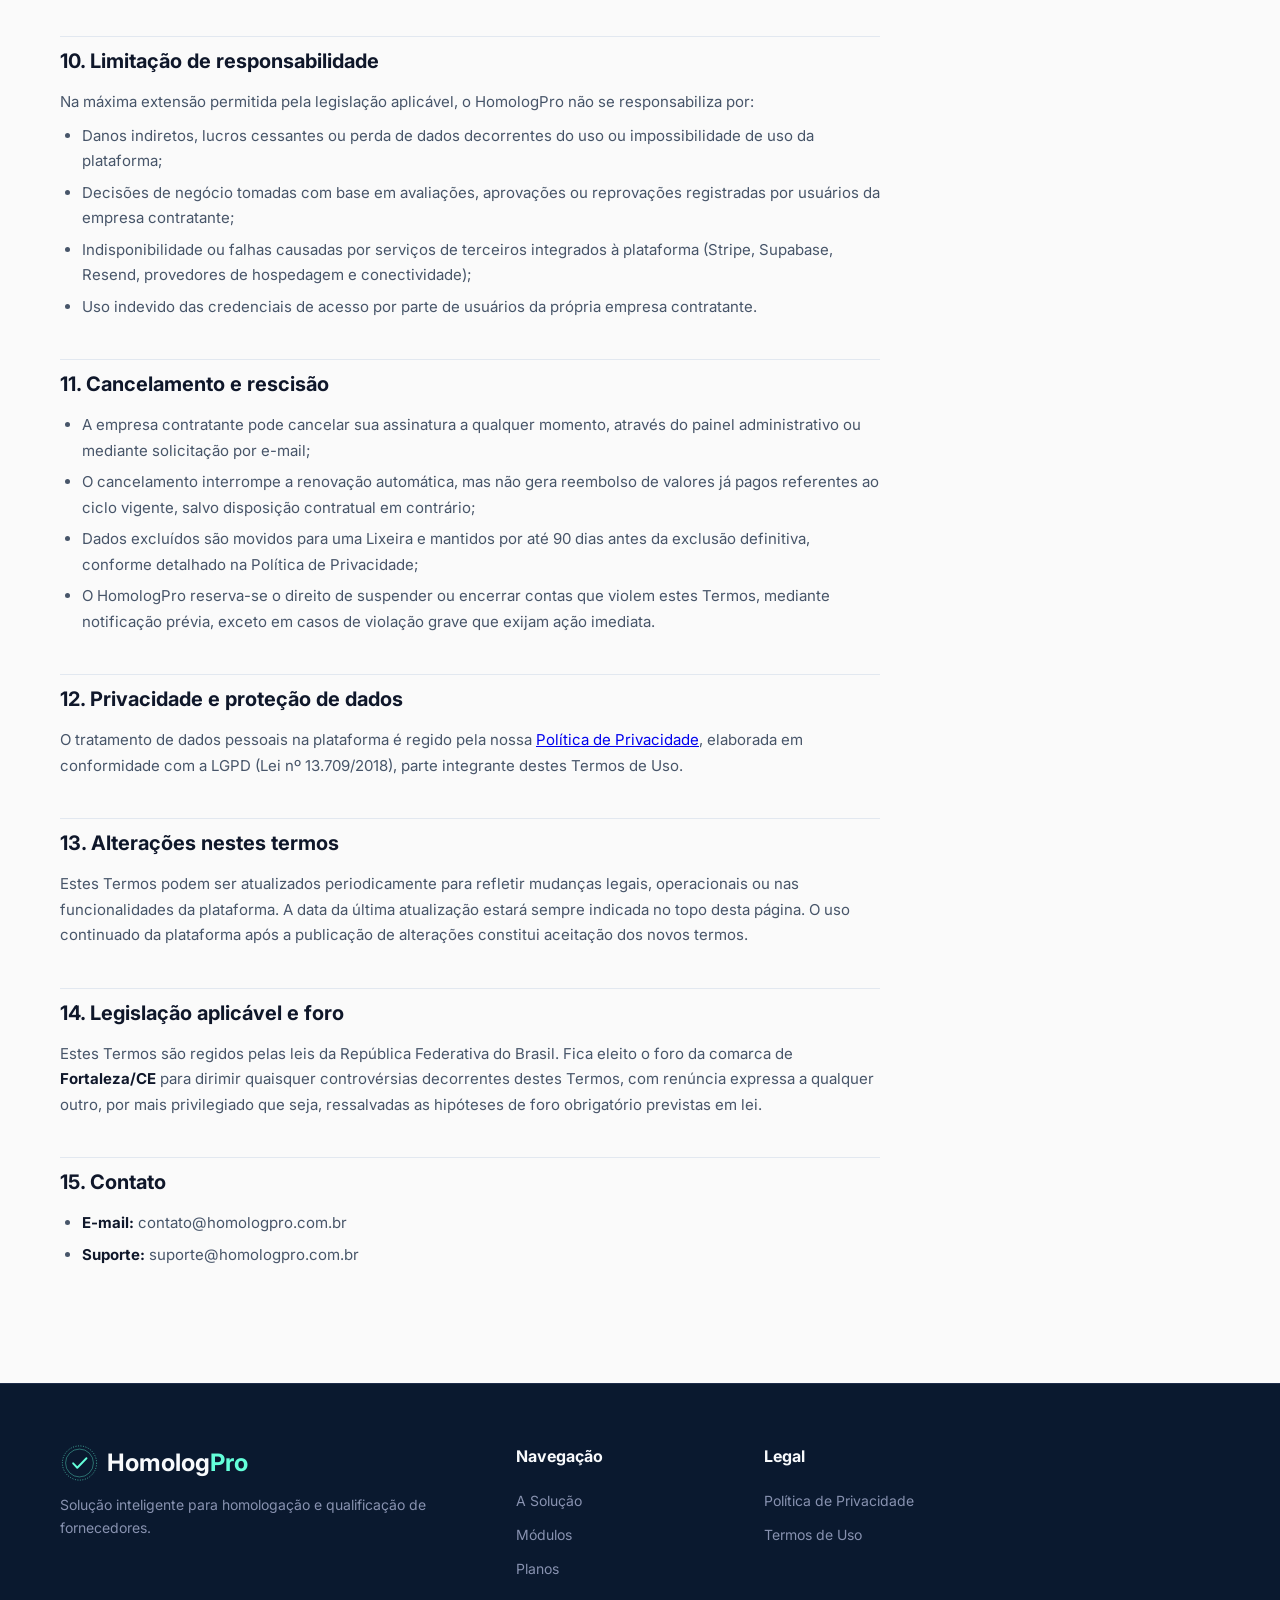
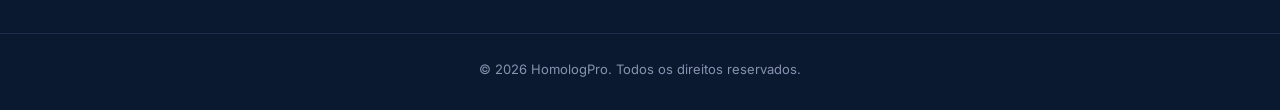
<file: termos v0.1.html>
<!DOCTYPE html>
<html lang="pt-BR">
<head>
  <link rel="icon" href="/favicon.ico">
  <meta charset="UTF-8">
  <meta name="viewport" content="width=device-width, initial-scale=1.0">
  <title>Termos de Uso | HomologPro</title>
  <link rel="stylesheet" href="style.css">
  <link rel="preconnect" href="https://fonts.googleapis.com">
  <link href="https://fonts.googleapis.com/css2?family=Inter:wght@300;400;600;700&display=swap" rel="stylesheet">
  <style>
    .legal-wrap { padding: 60px 0 100px; }
    .legal-header { margin-bottom: 40px; }
    .legal-header h1 { font-size: 34px; color: var(--text-dark); margin-bottom: 8px; }
    .legal-header p { color: var(--text-muted); font-size: 14px; }
    .legal-body { max-width: 820px; }
    .legal-body h2 {
      font-size: 20px; color: var(--text-dark); margin: 40px 0 12px;
      padding-top: 8px; border-top: 1px solid var(--border-light);
    }
    .legal-body h2:first-of-type { border-top: none; margin-top: 0; }
    .legal-body h3 { font-size: 16px; color: var(--text-dark); margin: 20px 0 8px; }
    .legal-body p, .legal-body li { color: var(--text-sec-dark); font-size: 15px; line-height: 1.7; }
    .legal-body ul, .legal-body ol { margin: 8px 0 16px 22px; }
    .legal-body li { margin-bottom: 6px; }
    .legal-body strong { color: var(--text-dark); }
    .legal-toc { background: var(--surface-subtle); border: 1px solid var(--border-light); border-radius: var(--radius); padding: 20px 24px; margin-bottom: 40px; }
    .legal-toc h2 { margin: 0 0 10px; border: none; font-size: 15px; text-transform: uppercase; letter-spacing: .04em; }
    .legal-toc ol { margin: 0 0 0 20px; }
    .legal-toc a { color: var(--accent-hover); text-decoration: none; font-size: 14px; }
    .legal-toc a:hover { text-decoration: underline; }
    .legal-placeholder { background: #FFF7ED; border: 1px solid #FDBA74; color: #9A3412; padding: 12px 16px; border-radius: 8px; font-size: 13px; margin-bottom: 30px; }
    /* Modo embutido (aberto dentro do modal do cadastro, via iframe) — some
       com a navbar/rodapé próprios da página (o fechar é o X do modal) e
       aperta o espaçamento, que aqui não tem mais o resto do site em volta. */
    body.embed .navbar, body.embed .footer { display: none; }
    body.embed .legal-wrap { padding: 8px 4px 24px; }
  </style>
</head>
<body>

  <script>
    if (new URLSearchParams(window.location.search).get('embed') === '1') {
      document.documentElement.classList.add('embed-mode');
      document.body.classList.add('embed');
    }
  </script>

  <header class="navbar">
    <div class="container nav-container">
      <a href="index.html" style="text-decoration:none;">
        <div class="logo">
          <svg class="logo-seal" viewBox="0 0 120 120" fill="none" xmlns="http://www.w3.org/2000/svg" aria-hidden="true">
            <circle cx="60" cy="60" r="54" stroke="currentColor" stroke-width="2" stroke-dasharray="3 5"/>
            <circle cx="60" cy="60" r="44" stroke="currentColor" stroke-width="1.2"/>
            <path d="M40 61 L53 75 L82 45" stroke="currentColor" stroke-width="6" stroke-linecap="round" stroke-linejoin="round"/>
          </svg>
          <span class="logo-bold">Homolog</span><span class="logo-tag">Pro</span>
        </div>
      </a>
      <nav class="nav-links">
        <a href="index.html#solucao">A Solução</a>
        <a href="index.html#modulos">Módulos</a>
        <a href="index.html#planos">Planos</a>
        <a href="index.html#contato">Contato</a>
      </nav>
      <div class="nav-auth">
        <a href="#" class="btn-login" id="btn-voltar-legal">← Voltar</a>
      </div>
    </div>
  </header>

  <script>
    // Manda de volta pra página de onde a pessoa veio até aqui — landing
    // page ou tela de cadastro — em vez de forçar login. O link que trouxe
    // até aqui (rodapé da landing / checkbox de aceite no cadastro) já
    // inclui ?origem=landing ou ?origem=cadastro; sem esse parâmetro
    // (ex: pessoa entrou direto pela URL), cai na landing page por padrão.
    (function () {
      const origem = new URLSearchParams(window.location.search).get('origem');
      const destino = origem === 'cadastro' ? 'app/index.html?cadastro=1' : 'index.html';
      document.getElementById('btn-voltar-legal').href = destino;

      // Repassa a origem pros links internos que trocam entre Termos e
      // Privacidade (rodapé e corpo do texto) — senão a pessoa perde o
      // parâmetro ao ir de um pro outro e o botão Voltar volta pro lugar errado.
      if (origem) {
        document.querySelectorAll('a[href="termos.html"], a[href="privacidade.html"]').forEach(a => {
          a.href = a.getAttribute('href') + '?origem=' + encodeURIComponent(origem);
        });
      }
    })();
  </script>

  <section class="section legal-wrap">
    <div class="container">
      <div class="legal-header">
        <h1>Termos de Uso</h1>
        <p>Última atualização: 04/08/2026 — Vigente para todos os usuários da plataforma HomologPro</p>
      </div>

      <div class="legal-toc">
        <h2>Sumário</h2>
        <ol>
          <li><a href="#aceitacao">Aceitação dos termos</a></li>
          <li><a href="#definicoes">Definições</a></li>
          <li><a href="#descricao">Descrição do serviço</a></li>
          <li><a href="#cadastro">Cadastro e conta de usuário</a></li>
          <li><a href="#planos">Planos, pagamento e cobrança</a></li>
          <li><a href="#obrigacoes">Obrigações e uso adequado</a></li>
          <li><a href="#conteudo">Conteúdo e documentos enviados</a></li>
          <li><a href="#propriedade">Propriedade intelectual</a></li>
          <li><a href="#disponibilidade">Disponibilidade do serviço</a></li>
          <li><a href="#responsabilidade">Limitação de responsabilidade</a></li>
          <li><a href="#rescisao">Cancelamento e rescisão</a></li>
          <li><a href="#privacidade">Privacidade e proteção de dados</a></li>
          <li><a href="#alteracoes">Alterações nestes termos</a></li>
          <li><a href="#foro">Legislação aplicável e foro</a></li>
          <li><a href="#contato">Contato</a></li>
        </ol>
      </div>

      <div class="legal-body">
        <h2 id="aceitacao">1. Aceitação dos termos</h2>
        <p>Estes Termos de Uso regulam o acesso e a utilização da plataforma <strong>HomologPro</strong>, de titularidade de <strong>Anth Serviços (67.963.696 CARLOS ANTONIO DE MOURA OLIVEIRA)</strong>, inscrita no CNPJ sob o nº <strong>67.963.696/0001-22</strong>, com sede em <strong>Fortaleza/CE, Brasil</strong> ("HomologPro", "nós"). Ao acessar ou utilizar a plataforma, você ("usuário", "empresa contratante") declara ter lido, compreendido e aceitado integralmente estes Termos, bem como a nossa <a href="privacidade.html">Política de Privacidade</a>. Caso não concorde, não utilize a plataforma.</p>

        <h2 id="definicoes">2. Definições</h2>
        <ul>
          <li><strong>Plataforma:</strong> o sistema web HomologPro, incluindo painel administrativo, portal do avaliador e portal do fornecedor;</li>
          <li><strong>Empresa contratante:</strong> pessoa jurídica que assina um plano pago para utilizar a plataforma na gestão da homologação de seus fornecedores;</li>
          <li><strong>Usuário Admin/Admin+:</strong> pessoa autorizada pela empresa contratante a administrar a conta e configurações da plataforma;</li>
          <li><strong>Avaliador:</strong> usuário responsável por analisar e avaliar documentos de fornecedores;</li>
          <li><strong>Fornecedor:</strong> empresa cadastrada pela empresa contratante para passar pelo processo de homologação, com acesso a um portal próprio de autoatendimento.</li>
        </ul>

        <h2 id="descricao">3. Descrição do serviço</h2>
        <p>O HomologPro é uma plataforma SaaS (Software as a Service) para gestão do processo de homologação e qualificação de fornecedores, permitindo o envio, análise, aprovação e controle de vencimento de documentos, avaliações estruturadas, notificações automáticas e relatórios. O serviço é fornecido "como está" (as is), podendo passar por atualizações, melhorias e ajustes de funcionalidades ao longo do tempo.</p>

        <h2 id="cadastro">4. Cadastro e conta de usuário</h2>
        <ul>
          <li>O cadastro exige informações verdadeiras, completas e atualizadas sobre a empresa contratante e seus usuários;</li>
          <li>Cada usuário é responsável por manter a confidencialidade de sua senha e por todas as atividades realizadas em sua conta;</li>
          <li>A empresa contratante é responsável por gerenciar os níveis de permissão (Admin, Admin+, Avaliador) atribuídos aos seus usuários internos;</li>
          <li>É proibido o compartilhamento de credenciais de acesso entre usuários não autorizados;</li>
          <li>O HomologPro pode suspender contas com indícios de uso fraudulento, acesso não autorizado ou violação destes Termos.</li>
        </ul>

        <h2 id="planos">5. Planos, pagamento e cobrança</h2>
        <ul>
          <li>O acesso à plataforma é condicionado à contratação de um plano pago (Essencial, Profissional, Enterprise ou plano personalizado), com valores e limites de uso (fornecedores, usuários) descritos na página de planos;</li>
          <li>Os pagamentos são processados via <strong>Stripe</strong>, por cartão de crédito ou outros meios disponibilizados, com cobrança recorrente (mensal ou conforme ciclo contratado);</li>
          <li>Os planos são renovados automaticamente ao final de cada ciclo, salvo cancelamento prévio pelo usuário;</li>
          <li>Reajustes de valores poderão ser aplicados mediante aviso prévio, respeitando a periodicidade mínima definida em contrato ou legislação aplicável;</li>
          <li>Em caso de inadimplência, a plataforma poderá suspender o acesso da empresa contratante até a regularização do pagamento;</li>
          <li>Planos Enterprise, com condições personalizadas de fornecedores e administradores adicionais, são negociados diretamente com nossa equipe comercial.</li>
        </ul>

        <h2 id="obrigacoes">6. Obrigações e uso adequado</h2>
        <p>Ao utilizar o HomologPro, o usuário se compromete a:</p>
        <ul>
          <li>Utilizar a plataforma apenas para finalidades lícitas relacionadas à gestão de homologação de fornecedores;</li>
          <li>Não tentar acessar áreas, dados ou funcionalidades não autorizadas para seu nível de permissão;</li>
          <li>Não realizar engenharia reversa, cópia, descompilação ou tentativa de extração do código-fonte da plataforma;</li>
          <li>Não utilizar a plataforma para envio de conteúdo ilegal, ofensivo, fraudulento ou que viole direitos de terceiros;</li>
          <li>Não sobrecarregar, atacar ou comprometer a infraestrutura da plataforma (incluindo tentativas de acesso não autorizado, scraping automatizado ou ataques de negação de serviço).</li>
        </ul>

        <h2 id="conteudo">7. Conteúdo e documentos enviados</h2>
        <p>A empresa contratante e os fornecedores são os únicos responsáveis pela veracidade, legalidade e atualidade dos documentos e informações inseridos na plataforma. O HomologPro atua como ferramenta de gestão e organização do processo de homologação, <strong>não se responsabilizando pela validade jurídica, autenticidade ou conteúdo dos documentos enviados por terceiros</strong>, nem pelas decisões de aprovação ou reprovação tomadas pelos avaliadores da empresa contratante.</p>

        <h2 id="propriedade">8. Propriedade intelectual</h2>
        <p>Todo o código-fonte, design, marca, layout, funcionalidades e demais elementos da plataforma HomologPro são de propriedade exclusiva de Anth Serviços (67.963.696 CARLOS ANTONIO DE MOURA OLIVEIRA) ou de seus licenciadores, protegidos pela legislação de propriedade intelectual e direitos autorais. É vedada a reprodução, distribuição ou uso não autorizado de qualquer elemento da plataforma sem autorização prévia por escrito.</p>
        <p>Os documentos e dados inseridos pela empresa contratante e seus fornecedores permanecem de propriedade destes, sendo tratados pelo HomologPro apenas para viabilizar a prestação do serviço contratado.</p>

        <h2 id="disponibilidade">9. Disponibilidade do serviço</h2>
        <p>Empregamos esforços razoáveis para manter a plataforma disponível e funcionando corretamente, mas não garantimos disponibilidade ininterrupta. A plataforma pode passar por indisponibilidades temporárias decorrentes de manutenções programadas, falhas de infraestrutura de terceiros (hospedagem, banco de dados, provedores de e-mail e pagamento) ou motivos de força maior.</p>

        <h2 id="responsabilidade">10. Limitação de responsabilidade</h2>
        <p>Na máxima extensão permitida pela legislação aplicável, o HomologPro não se responsabiliza por:</p>
        <ul>
          <li>Danos indiretos, lucros cessantes ou perda de dados decorrentes do uso ou impossibilidade de uso da plataforma;</li>
          <li>Decisões de negócio tomadas com base em avaliações, aprovações ou reprovações registradas por usuários da empresa contratante;</li>
          <li>Indisponibilidade ou falhas causadas por serviços de terceiros integrados à plataforma (Stripe, Supabase, Resend, provedores de hospedagem e conectividade);</li>
          <li>Uso indevido das credenciais de acesso por parte de usuários da própria empresa contratante.</li>
        </ul>

        <h2 id="rescisao">11. Cancelamento e rescisão</h2>
        <ul>
          <li>A empresa contratante pode cancelar sua assinatura a qualquer momento, através do painel administrativo ou mediante solicitação por e-mail;</li>
          <li>O cancelamento interrompe a renovação automática, mas não gera reembolso de valores já pagos referentes ao ciclo vigente, salvo disposição contratual em contrário;</li>
          <li>Dados excluídos são movidos para uma Lixeira e mantidos por até 90 dias antes da exclusão definitiva, conforme detalhado na Política de Privacidade;</li>
          <li>O HomologPro reserva-se o direito de suspender ou encerrar contas que violem estes Termos, mediante notificação prévia, exceto em casos de violação grave que exijam ação imediata.</li>
        </ul>

        <h2 id="privacidade">12. Privacidade e proteção de dados</h2>
        <p>O tratamento de dados pessoais na plataforma é regido pela nossa <a href="privacidade.html">Política de Privacidade</a>, elaborada em conformidade com a LGPD (Lei nº 13.709/2018), parte integrante destes Termos de Uso.</p>

        <h2 id="alteracoes">13. Alterações nestes termos</h2>
        <p>Estes Termos podem ser atualizados periodicamente para refletir mudanças legais, operacionais ou nas funcionalidades da plataforma. A data da última atualização estará sempre indicada no topo desta página. O uso continuado da plataforma após a publicação de alterações constitui aceitação dos novos termos.</p>

        <h2 id="foro">14. Legislação aplicável e foro</h2>
        <p>Estes Termos são regidos pelas leis da República Federativa do Brasil. Fica eleito o foro da comarca de <strong>Fortaleza/CE</strong> para dirimir quaisquer controvérsias decorrentes destes Termos, com renúncia expressa a qualquer outro, por mais privilegiado que seja, ressalvadas as hipóteses de foro obrigatório previstas em lei.</p>

        <h2 id="contato">15. Contato</h2>
        <ul>
          <li><strong>E-mail:</strong> contato@homologpro.com.br</li>
          <li><strong>Suporte:</strong> suporte@homologpro.com.br</li>
        </ul>
      </div>
    </div>
  </section>

  <footer class="footer">
    <div class="container footer-container">
      <div class="footer-brand">
        <div class="logo">
          <svg class="logo-seal" viewBox="0 0 120 120" fill="none" xmlns="http://www.w3.org/2000/svg" aria-hidden="true">
            <circle cx="60" cy="60" r="54" stroke="currentColor" stroke-width="2" stroke-dasharray="3 5"/>
            <circle cx="60" cy="60" r="44" stroke="currentColor" stroke-width="1.2"/>
            <path d="M40 61 L53 75 L82 45" stroke="currentColor" stroke-width="6" stroke-linecap="round" stroke-linejoin="round"/>
          </svg>
          <span class="logo-bold">Homolog</span><span class="logo-tag">Pro</span>
        </div>
        <p>Solução inteligente para homologação e qualificação de fornecedores.</p>
      </div>
      <div class="footer-links">
        <h4>Navegação</h4>
        <a href="index.html#solucao">A Solução</a>
        <a href="index.html#modulos">Módulos</a>
        <a href="index.html#planos">Planos</a>
      </div>
      <div class="footer-links">
        <h4>Legal</h4>
        <a href="privacidade.html">Política de Privacidade</a>
        <a href="termos.html">Termos de Uso</a>
      </div>
    </div>
    <div class="footer-bottom">
      <p>&copy; 2026 HomologPro. Todos os direitos reservados.</p>
    </div>
  </footer>

</body>
</html>
</file>
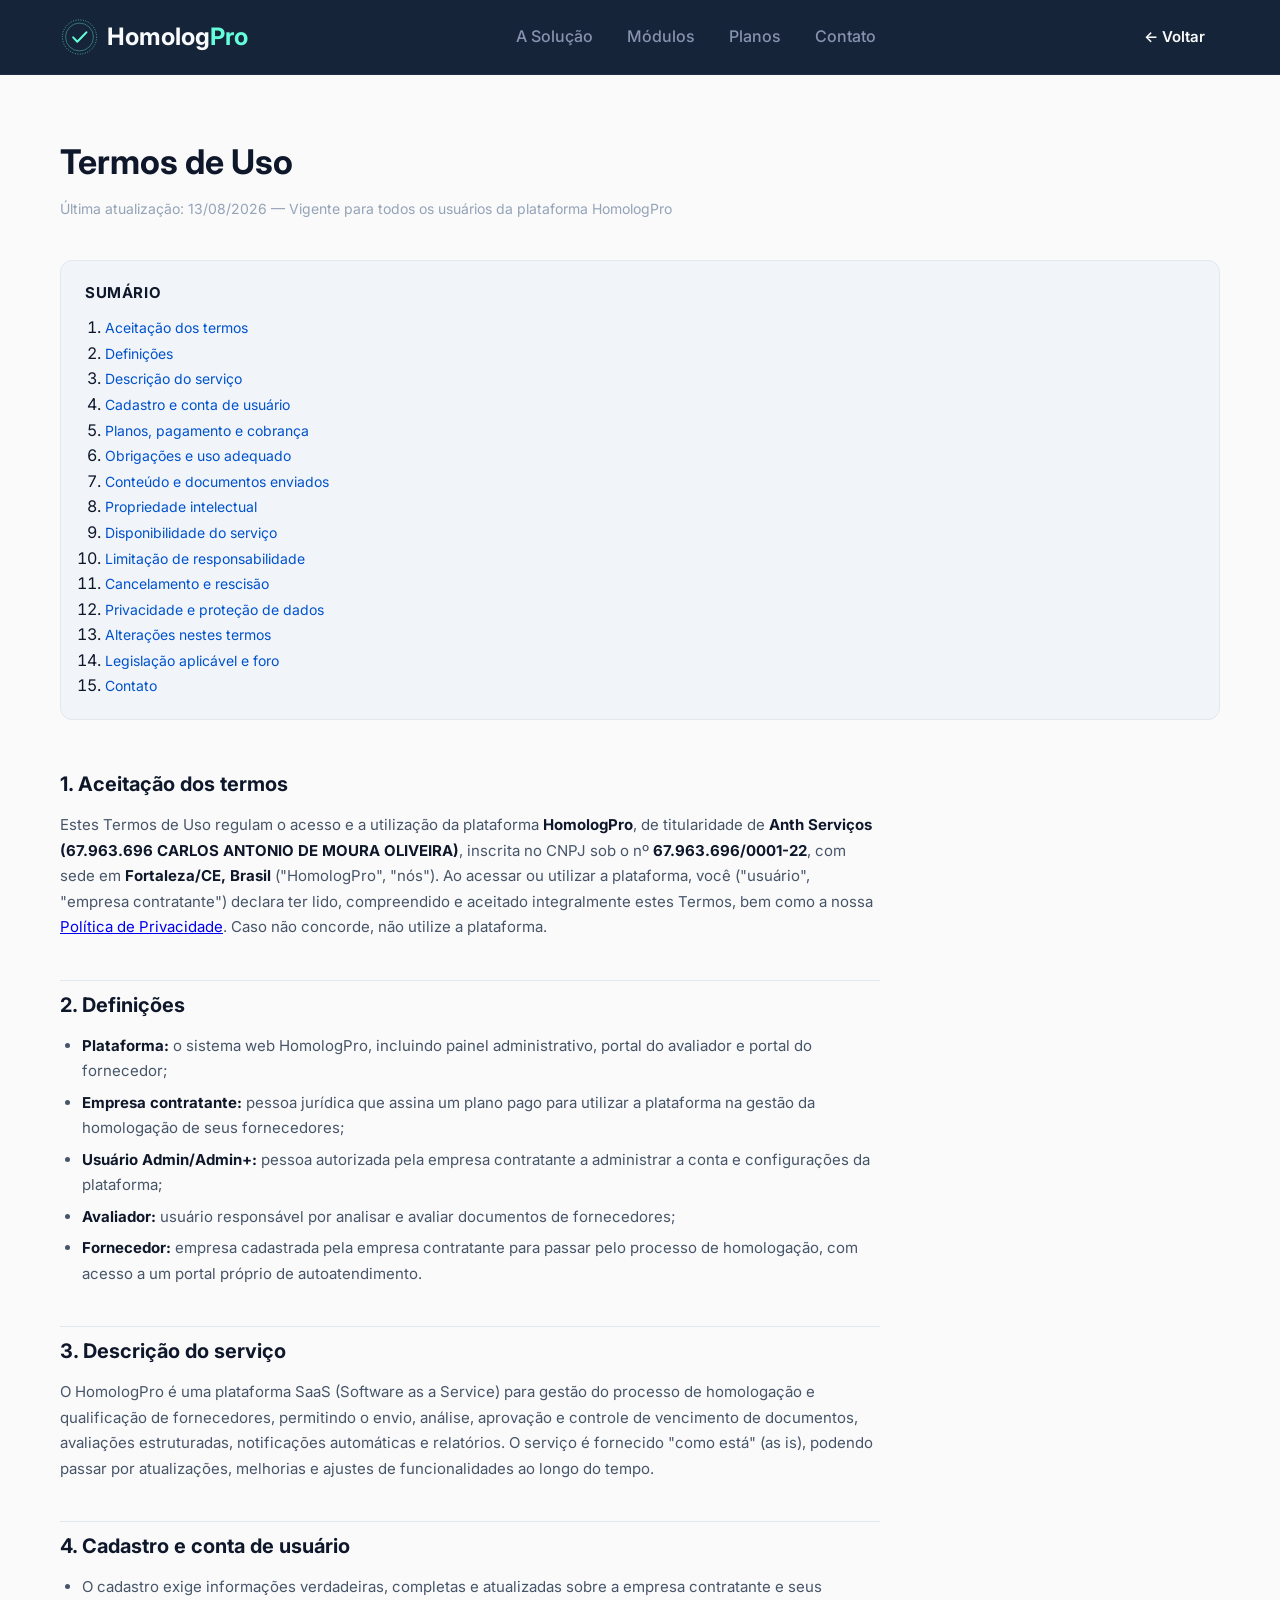
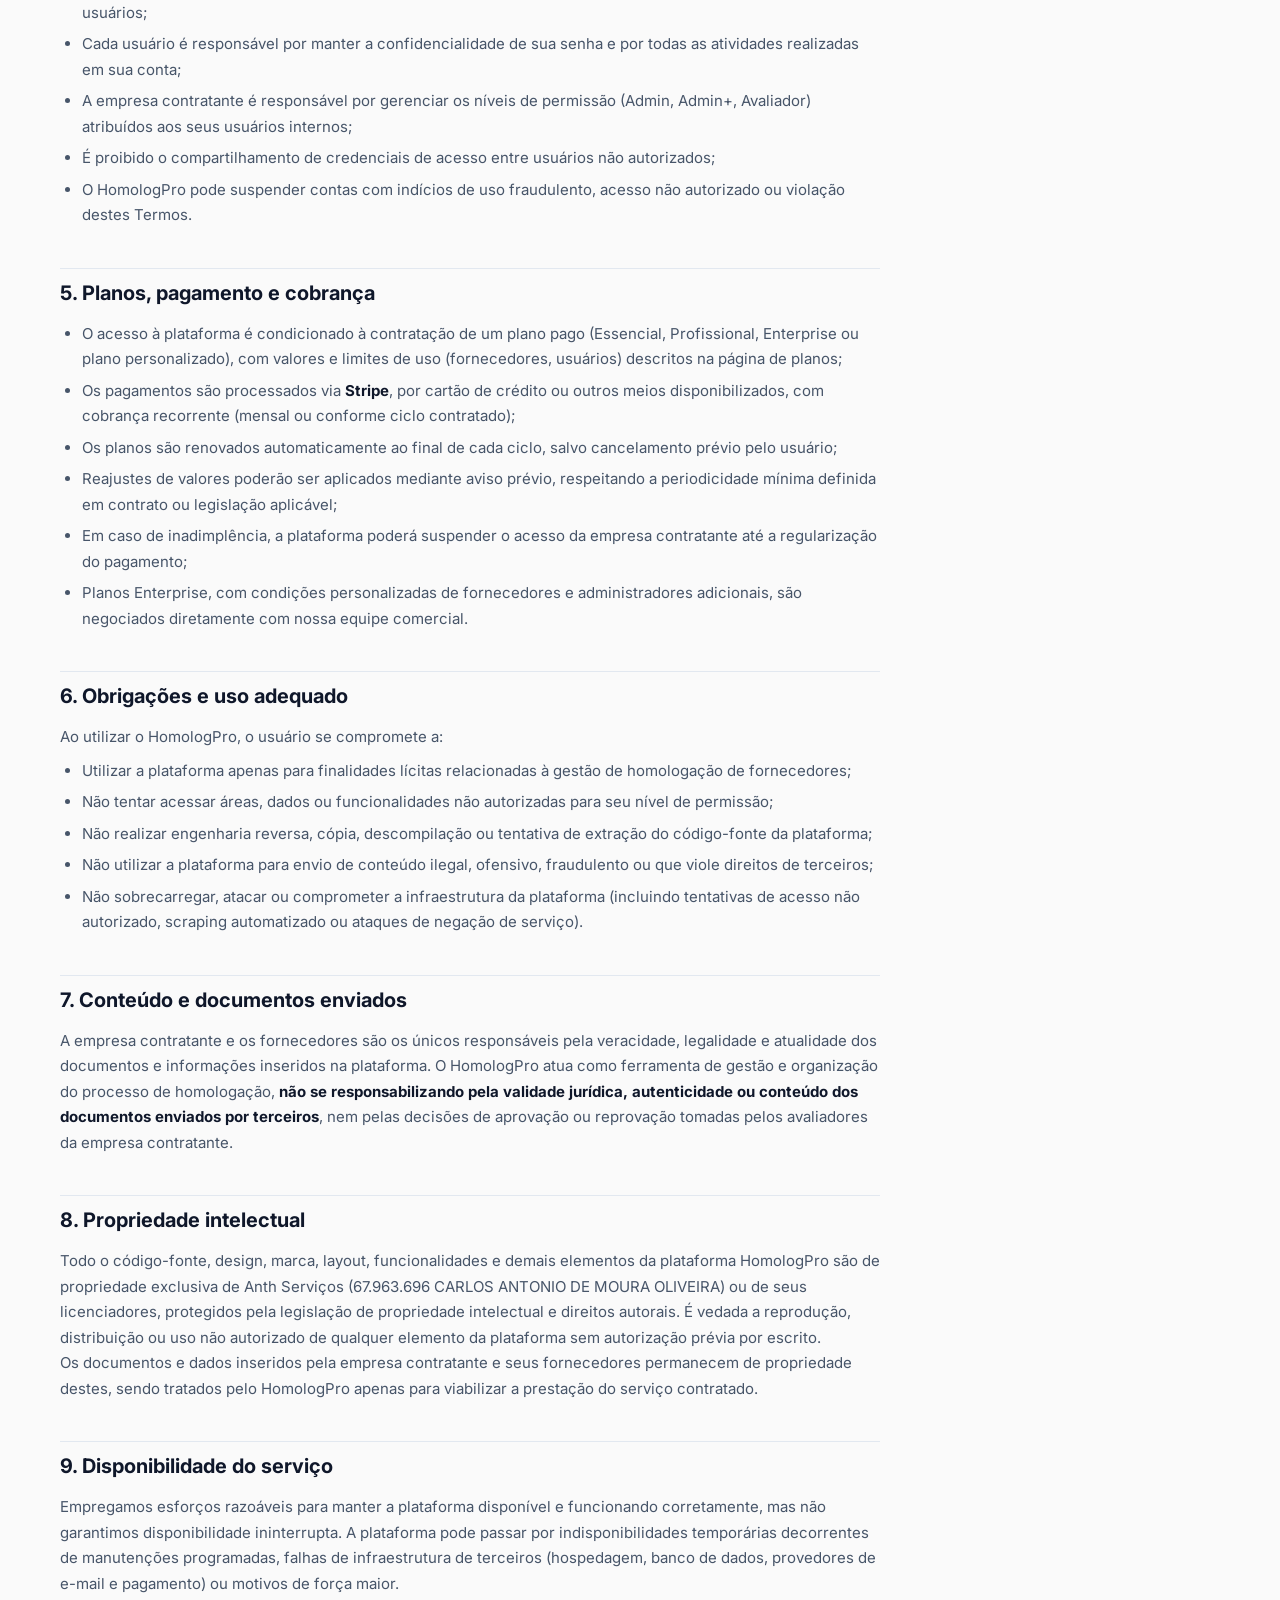
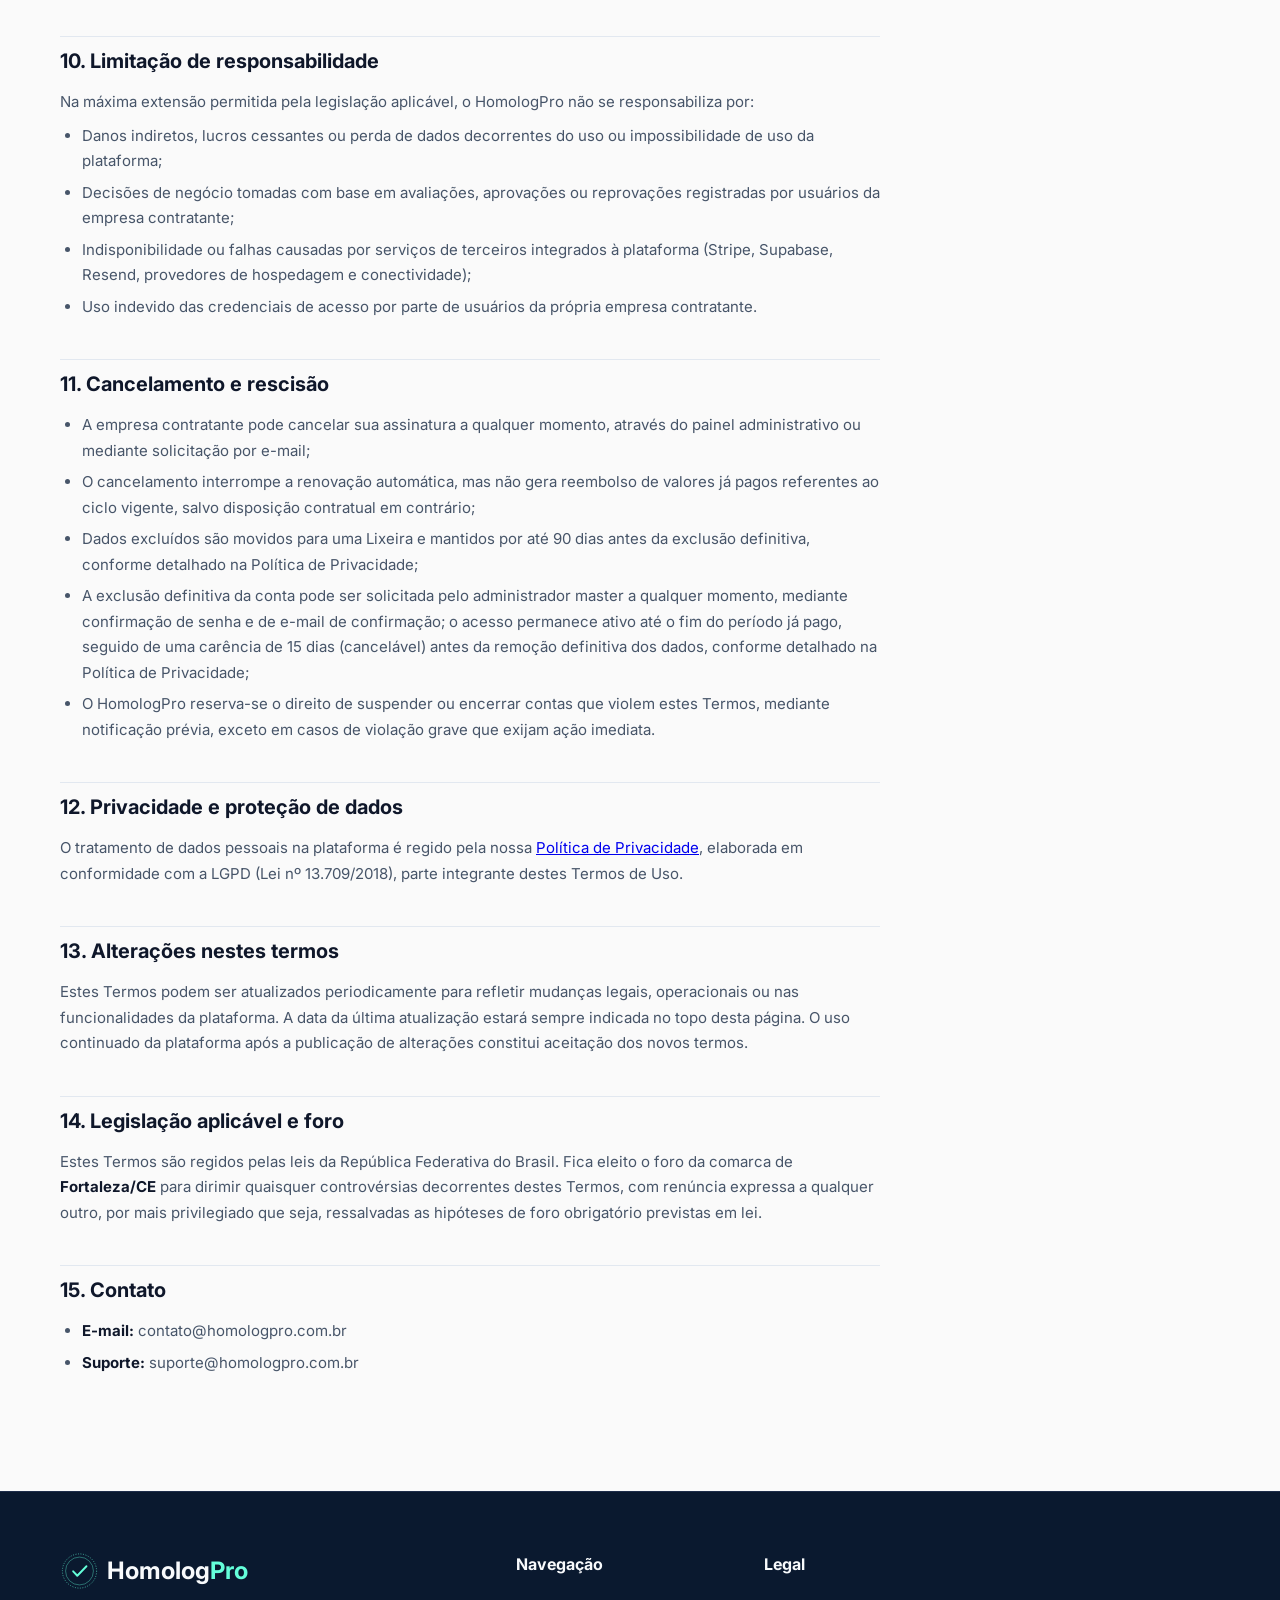
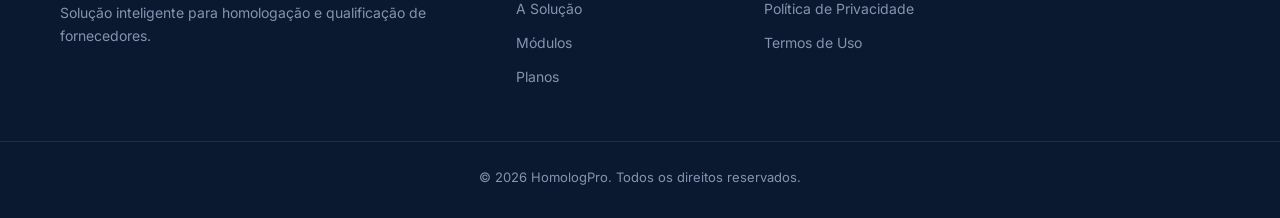
<file: termos.html>
<!DOCTYPE html>
<html lang="pt-BR">
<head>
  <link rel="icon" href="/favicon.ico">
  <meta charset="UTF-8">
  <meta name="viewport" content="width=device-width, initial-scale=1.0">
  <title>Termos de Uso | HomologPro</title>
  <link rel="stylesheet" href="style.css">
  <link rel="preconnect" href="https://fonts.googleapis.com">
  <link href="https://fonts.googleapis.com/css2?family=Inter:wght@300;400;600;700&display=swap" rel="stylesheet">
  <style>
    .legal-wrap { padding: 60px 0 100px; }
    .legal-header { margin-bottom: 40px; }
    .legal-header h1 { font-size: 34px; color: var(--text-dark); margin-bottom: 8px; }
    .legal-header p { color: var(--text-muted); font-size: 14px; }
    .legal-body { max-width: 820px; }
    .legal-body h2 {
      font-size: 20px; color: var(--text-dark); margin: 40px 0 12px;
      padding-top: 8px; border-top: 1px solid var(--border-light);
    }
    .legal-body h2:first-of-type { border-top: none; margin-top: 0; }
    .legal-body h3 { font-size: 16px; color: var(--text-dark); margin: 20px 0 8px; }
    .legal-body p, .legal-body li { color: var(--text-sec-dark); font-size: 15px; line-height: 1.7; }
    .legal-body ul, .legal-body ol { margin: 8px 0 16px 22px; }
    .legal-body li { margin-bottom: 6px; }
    .legal-body strong { color: var(--text-dark); }
    .legal-toc { background: var(--surface-subtle); border: 1px solid var(--border-light); border-radius: var(--radius); padding: 20px 24px; margin-bottom: 40px; }
    .legal-toc h2 { margin: 0 0 10px; border: none; font-size: 15px; text-transform: uppercase; letter-spacing: .04em; }
    .legal-toc ol { margin: 0 0 0 20px; }
    .legal-toc a { color: var(--accent-hover); text-decoration: none; font-size: 14px; }
    .legal-toc a:hover { text-decoration: underline; }
    .legal-placeholder { background: #FFF7ED; border: 1px solid #FDBA74; color: #9A3412; padding: 12px 16px; border-radius: 8px; font-size: 13px; margin-bottom: 30px; }
    /* Modo embutido (aberto dentro do modal do cadastro, via iframe) — some
       com a navbar/rodapé próprios da página (o fechar é o X do modal) e
       aperta o espaçamento, que aqui não tem mais o resto do site em volta. */
    body.embed .navbar, body.embed .footer { display: none; }
    body.embed .legal-wrap { padding: 8px 4px 24px; }
  </style>
</head>
<body>

  <script>
    if (new URLSearchParams(window.location.search).get('embed') === '1') {
      document.documentElement.classList.add('embed-mode');
      document.body.classList.add('embed');
    }
  </script>

  <header class="navbar">
    <div class="container nav-container">
      <a href="index.html" style="text-decoration:none;">
        <div class="logo">
          <svg class="logo-seal" viewBox="0 0 120 120" fill="none" xmlns="http://www.w3.org/2000/svg" aria-hidden="true">
            <circle cx="60" cy="60" r="54" stroke="currentColor" stroke-width="2" stroke-dasharray="3 5"/>
            <circle cx="60" cy="60" r="44" stroke="currentColor" stroke-width="1.2"/>
            <path d="M40 61 L53 75 L82 45" stroke="currentColor" stroke-width="6" stroke-linecap="round" stroke-linejoin="round"/>
          </svg>
          <span class="logo-bold">Homolog</span><span class="logo-tag">Pro</span>
        </div>
      </a>
      <nav class="nav-links">
        <a href="index.html#solucao">A Solução</a>
        <a href="index.html#modulos">Módulos</a>
        <a href="index.html#planos">Planos</a>
        <a href="index.html#contato">Contato</a>
      </nav>
      <div class="nav-auth">
        <a href="#" class="btn-login" id="btn-voltar-legal">← Voltar</a>
      </div>
    </div>
  </header>

  <script>
    // Manda de volta pra página de onde a pessoa veio até aqui — landing
    // page ou tela de cadastro — em vez de forçar login. O link que trouxe
    // até aqui (rodapé da landing / checkbox de aceite no cadastro) já
    // inclui ?origem=landing ou ?origem=cadastro; sem esse parâmetro
    // (ex: pessoa entrou direto pela URL), cai na landing page por padrão.
    (function () {
      const origem = new URLSearchParams(window.location.search).get('origem');
      const destino = origem === 'cadastro' ? 'app/index.html?cadastro=1' : 'index.html';
      document.getElementById('btn-voltar-legal').href = destino;

      // Repassa a origem pros links internos que trocam entre Termos e
      // Privacidade (rodapé e corpo do texto) — senão a pessoa perde o
      // parâmetro ao ir de um pro outro e o botão Voltar volta pro lugar errado.
      if (origem) {
        document.querySelectorAll('a[href="termos.html"], a[href="privacidade.html"]').forEach(a => {
          a.href = a.getAttribute('href') + '?origem=' + encodeURIComponent(origem);
        });
      }
    })();
  </script>

  <section class="section legal-wrap">
    <div class="container">
      <div class="legal-header">
        <h1>Termos de Uso</h1>
        <p>Última atualização: 13/08/2026 — Vigente para todos os usuários da plataforma HomologPro</p>
      </div>

      <div class="legal-toc">
        <h2>Sumário</h2>
        <ol>
          <li><a href="#aceitacao">Aceitação dos termos</a></li>
          <li><a href="#definicoes">Definições</a></li>
          <li><a href="#descricao">Descrição do serviço</a></li>
          <li><a href="#cadastro">Cadastro e conta de usuário</a></li>
          <li><a href="#planos">Planos, pagamento e cobrança</a></li>
          <li><a href="#obrigacoes">Obrigações e uso adequado</a></li>
          <li><a href="#conteudo">Conteúdo e documentos enviados</a></li>
          <li><a href="#propriedade">Propriedade intelectual</a></li>
          <li><a href="#disponibilidade">Disponibilidade do serviço</a></li>
          <li><a href="#responsabilidade">Limitação de responsabilidade</a></li>
          <li><a href="#rescisao">Cancelamento e rescisão</a></li>
          <li><a href="#privacidade">Privacidade e proteção de dados</a></li>
          <li><a href="#alteracoes">Alterações nestes termos</a></li>
          <li><a href="#foro">Legislação aplicável e foro</a></li>
          <li><a href="#contato">Contato</a></li>
        </ol>
      </div>

      <div class="legal-body">
        <h2 id="aceitacao">1. Aceitação dos termos</h2>
        <p>Estes Termos de Uso regulam o acesso e a utilização da plataforma <strong>HomologPro</strong>, de titularidade de <strong>Anth Serviços (67.963.696 CARLOS ANTONIO DE MOURA OLIVEIRA)</strong>, inscrita no CNPJ sob o nº <strong>67.963.696/0001-22</strong>, com sede em <strong>Fortaleza/CE, Brasil</strong> ("HomologPro", "nós"). Ao acessar ou utilizar a plataforma, você ("usuário", "empresa contratante") declara ter lido, compreendido e aceitado integralmente estes Termos, bem como a nossa <a href="privacidade.html">Política de Privacidade</a>. Caso não concorde, não utilize a plataforma.</p>

        <h2 id="definicoes">2. Definições</h2>
        <ul>
          <li><strong>Plataforma:</strong> o sistema web HomologPro, incluindo painel administrativo, portal do avaliador e portal do fornecedor;</li>
          <li><strong>Empresa contratante:</strong> pessoa jurídica que assina um plano pago para utilizar a plataforma na gestão da homologação de seus fornecedores;</li>
          <li><strong>Usuário Admin/Admin+:</strong> pessoa autorizada pela empresa contratante a administrar a conta e configurações da plataforma;</li>
          <li><strong>Avaliador:</strong> usuário responsável por analisar e avaliar documentos de fornecedores;</li>
          <li><strong>Fornecedor:</strong> empresa cadastrada pela empresa contratante para passar pelo processo de homologação, com acesso a um portal próprio de autoatendimento.</li>
        </ul>

        <h2 id="descricao">3. Descrição do serviço</h2>
        <p>O HomologPro é uma plataforma SaaS (Software as a Service) para gestão do processo de homologação e qualificação de fornecedores, permitindo o envio, análise, aprovação e controle de vencimento de documentos, avaliações estruturadas, notificações automáticas e relatórios. O serviço é fornecido "como está" (as is), podendo passar por atualizações, melhorias e ajustes de funcionalidades ao longo do tempo.</p>

        <h2 id="cadastro">4. Cadastro e conta de usuário</h2>
        <ul>
          <li>O cadastro exige informações verdadeiras, completas e atualizadas sobre a empresa contratante e seus usuários;</li>
          <li>Cada usuário é responsável por manter a confidencialidade de sua senha e por todas as atividades realizadas em sua conta;</li>
          <li>A empresa contratante é responsável por gerenciar os níveis de permissão (Admin, Admin+, Avaliador) atribuídos aos seus usuários internos;</li>
          <li>É proibido o compartilhamento de credenciais de acesso entre usuários não autorizados;</li>
          <li>O HomologPro pode suspender contas com indícios de uso fraudulento, acesso não autorizado ou violação destes Termos.</li>
        </ul>

        <h2 id="planos">5. Planos, pagamento e cobrança</h2>
        <ul>
          <li>O acesso à plataforma é condicionado à contratação de um plano pago (Essencial, Profissional, Enterprise ou plano personalizado), com valores e limites de uso (fornecedores, usuários) descritos na página de planos;</li>
          <li>Os pagamentos são processados via <strong>Stripe</strong>, por cartão de crédito ou outros meios disponibilizados, com cobrança recorrente (mensal ou conforme ciclo contratado);</li>
          <li>Os planos são renovados automaticamente ao final de cada ciclo, salvo cancelamento prévio pelo usuário;</li>
          <li>Reajustes de valores poderão ser aplicados mediante aviso prévio, respeitando a periodicidade mínima definida em contrato ou legislação aplicável;</li>
          <li>Em caso de inadimplência, a plataforma poderá suspender o acesso da empresa contratante até a regularização do pagamento;</li>
          <li>Planos Enterprise, com condições personalizadas de fornecedores e administradores adicionais, são negociados diretamente com nossa equipe comercial.</li>
        </ul>

        <h2 id="obrigacoes">6. Obrigações e uso adequado</h2>
        <p>Ao utilizar o HomologPro, o usuário se compromete a:</p>
        <ul>
          <li>Utilizar a plataforma apenas para finalidades lícitas relacionadas à gestão de homologação de fornecedores;</li>
          <li>Não tentar acessar áreas, dados ou funcionalidades não autorizadas para seu nível de permissão;</li>
          <li>Não realizar engenharia reversa, cópia, descompilação ou tentativa de extração do código-fonte da plataforma;</li>
          <li>Não utilizar a plataforma para envio de conteúdo ilegal, ofensivo, fraudulento ou que viole direitos de terceiros;</li>
          <li>Não sobrecarregar, atacar ou comprometer a infraestrutura da plataforma (incluindo tentativas de acesso não autorizado, scraping automatizado ou ataques de negação de serviço).</li>
        </ul>

        <h2 id="conteudo">7. Conteúdo e documentos enviados</h2>
        <p>A empresa contratante e os fornecedores são os únicos responsáveis pela veracidade, legalidade e atualidade dos documentos e informações inseridos na plataforma. O HomologPro atua como ferramenta de gestão e organização do processo de homologação, <strong>não se responsabilizando pela validade jurídica, autenticidade ou conteúdo dos documentos enviados por terceiros</strong>, nem pelas decisões de aprovação ou reprovação tomadas pelos avaliadores da empresa contratante.</p>

        <h2 id="propriedade">8. Propriedade intelectual</h2>
        <p>Todo o código-fonte, design, marca, layout, funcionalidades e demais elementos da plataforma HomologPro são de propriedade exclusiva de Anth Serviços (67.963.696 CARLOS ANTONIO DE MOURA OLIVEIRA) ou de seus licenciadores, protegidos pela legislação de propriedade intelectual e direitos autorais. É vedada a reprodução, distribuição ou uso não autorizado de qualquer elemento da plataforma sem autorização prévia por escrito.</p>
        <p>Os documentos e dados inseridos pela empresa contratante e seus fornecedores permanecem de propriedade destes, sendo tratados pelo HomologPro apenas para viabilizar a prestação do serviço contratado.</p>

        <h2 id="disponibilidade">9. Disponibilidade do serviço</h2>
        <p>Empregamos esforços razoáveis para manter a plataforma disponível e funcionando corretamente, mas não garantimos disponibilidade ininterrupta. A plataforma pode passar por indisponibilidades temporárias decorrentes de manutenções programadas, falhas de infraestrutura de terceiros (hospedagem, banco de dados, provedores de e-mail e pagamento) ou motivos de força maior.</p>

        <h2 id="responsabilidade">10. Limitação de responsabilidade</h2>
        <p>Na máxima extensão permitida pela legislação aplicável, o HomologPro não se responsabiliza por:</p>
        <ul>
          <li>Danos indiretos, lucros cessantes ou perda de dados decorrentes do uso ou impossibilidade de uso da plataforma;</li>
          <li>Decisões de negócio tomadas com base em avaliações, aprovações ou reprovações registradas por usuários da empresa contratante;</li>
          <li>Indisponibilidade ou falhas causadas por serviços de terceiros integrados à plataforma (Stripe, Supabase, Resend, provedores de hospedagem e conectividade);</li>
          <li>Uso indevido das credenciais de acesso por parte de usuários da própria empresa contratante.</li>
        </ul>

        <h2 id="rescisao">11. Cancelamento e rescisão</h2>
        <ul>
          <li>A empresa contratante pode cancelar sua assinatura a qualquer momento, através do painel administrativo ou mediante solicitação por e-mail;</li>
          <li>O cancelamento interrompe a renovação automática, mas não gera reembolso de valores já pagos referentes ao ciclo vigente, salvo disposição contratual em contrário;</li>
          <li>Dados excluídos são movidos para uma Lixeira e mantidos por até 90 dias antes da exclusão definitiva, conforme detalhado na Política de Privacidade;</li>
          <li>A exclusão definitiva da conta pode ser solicitada pelo administrador master a qualquer momento, mediante confirmação de senha e de e-mail de confirmação; o acesso permanece ativo até o fim do período já pago, seguido de uma carência de 15 dias (cancelável) antes da remoção definitiva dos dados, conforme detalhado na Política de Privacidade;</li>
          <li>O HomologPro reserva-se o direito de suspender ou encerrar contas que violem estes Termos, mediante notificação prévia, exceto em casos de violação grave que exijam ação imediata.</li>
        </ul>

        <h2 id="privacidade">12. Privacidade e proteção de dados</h2>
        <p>O tratamento de dados pessoais na plataforma é regido pela nossa <a href="privacidade.html">Política de Privacidade</a>, elaborada em conformidade com a LGPD (Lei nº 13.709/2018), parte integrante destes Termos de Uso.</p>

        <h2 id="alteracoes">13. Alterações nestes termos</h2>
        <p>Estes Termos podem ser atualizados periodicamente para refletir mudanças legais, operacionais ou nas funcionalidades da plataforma. A data da última atualização estará sempre indicada no topo desta página. O uso continuado da plataforma após a publicação de alterações constitui aceitação dos novos termos.</p>

        <h2 id="foro">14. Legislação aplicável e foro</h2>
        <p>Estes Termos são regidos pelas leis da República Federativa do Brasil. Fica eleito o foro da comarca de <strong>Fortaleza/CE</strong> para dirimir quaisquer controvérsias decorrentes destes Termos, com renúncia expressa a qualquer outro, por mais privilegiado que seja, ressalvadas as hipóteses de foro obrigatório previstas em lei.</p>

        <h2 id="contato">15. Contato</h2>
        <ul>
          <li><strong>E-mail:</strong> contato@homologpro.com.br</li>
          <li><strong>Suporte:</strong> suporte@homologpro.com.br</li>
        </ul>
      </div>
    </div>
  </section>

  <footer class="footer">
    <div class="container footer-container">
      <div class="footer-brand">
        <div class="logo">
          <svg class="logo-seal" viewBox="0 0 120 120" fill="none" xmlns="http://www.w3.org/2000/svg" aria-hidden="true">
            <circle cx="60" cy="60" r="54" stroke="currentColor" stroke-width="2" stroke-dasharray="3 5"/>
            <circle cx="60" cy="60" r="44" stroke="currentColor" stroke-width="1.2"/>
            <path d="M40 61 L53 75 L82 45" stroke="currentColor" stroke-width="6" stroke-linecap="round" stroke-linejoin="round"/>
          </svg>
          <span class="logo-bold">Homolog</span><span class="logo-tag">Pro</span>
        </div>
        <p>Solução inteligente para homologação e qualificação de fornecedores.</p>
      </div>
      <div class="footer-links">
        <h4>Navegação</h4>
        <a href="index.html#solucao">A Solução</a>
        <a href="index.html#modulos">Módulos</a>
        <a href="index.html#planos">Planos</a>
      </div>
      <div class="footer-links">
        <h4>Legal</h4>
        <a href="privacidade.html">Política de Privacidade</a>
        <a href="termos.html">Termos de Uso</a>
      </div>
    </div>
    <div class="footer-bottom">
      <p>&copy; 2026 HomologPro. Todos os direitos reservados.</p>
    </div>
  </footer>

</body>
</html>
</file>
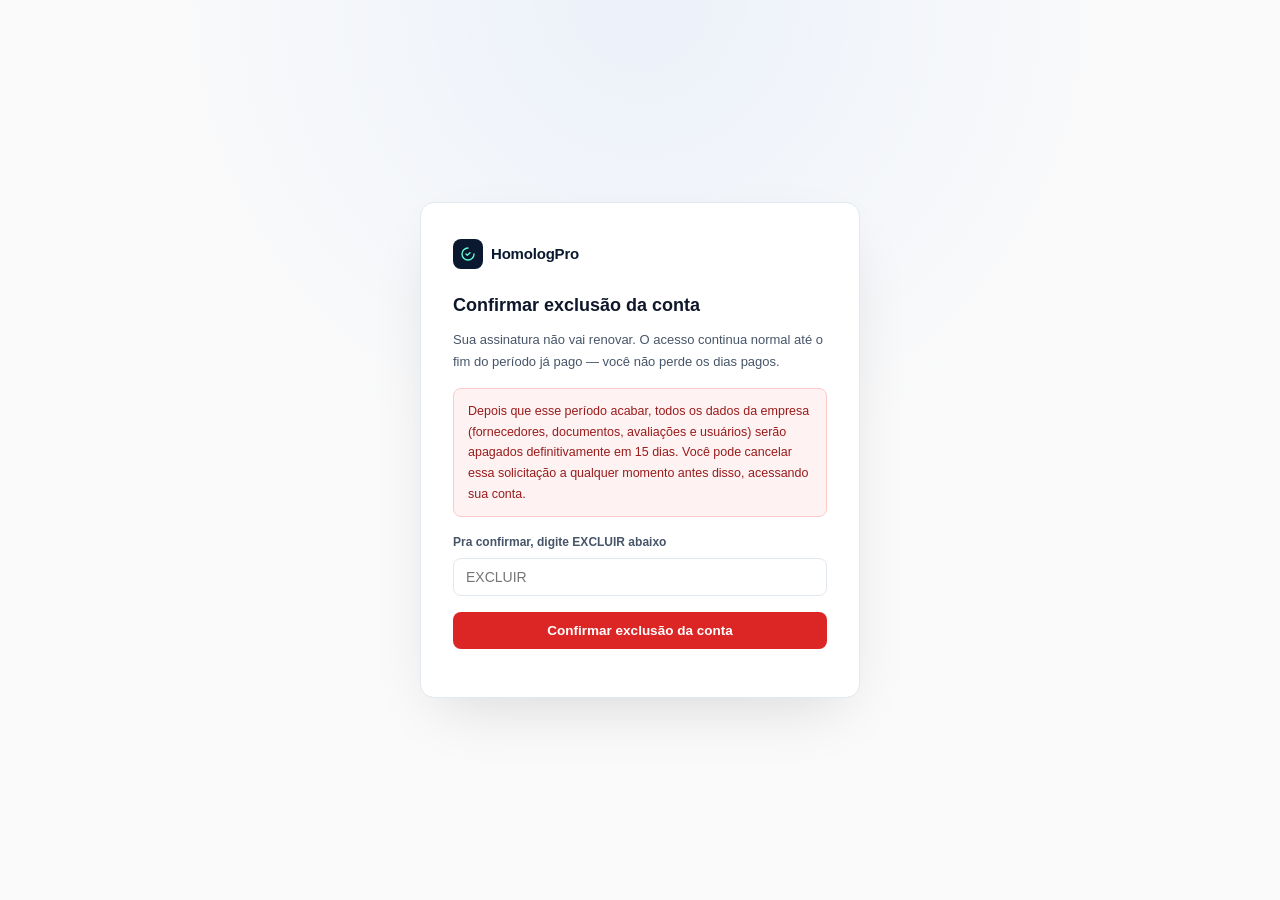
<file: app/confirmar-exclusao.html>
<!DOCTYPE html>
<html lang="pt-BR">
<head>
<meta charset="UTF-8">
<meta name="viewport" content="width=device-width, initial-scale=1.0">
<title>Confirmar exclusão de conta — HomologPro</title>
<meta name="robots" content="noindex, nofollow">
<style>
  :root {
    --bg: #FAFAFA;
    --surface: #ffffff;
    --border: #E2E8F0;
    --text: #0F172A;
    --text-sec: #475569;
    --text-muted: #94A3B8;
    --accent: #0066FF;
    --navy: #0A192F;
    --tan: #64FFDA;
    --danger: #dc2626;
    --danger-bg: #fef2f2;
    --danger-border: #fecaca;
    --success: #16a34a;
    --success-bg: #f0fdf4;
    --success-border: #bbf7d0;
    --radius: 8px;
  }
  * { box-sizing: border-box; margin: 0; padding: 0; }
  body {
    font-family: 'Inter', -apple-system, BlinkMacSystemFont, 'Segoe UI', sans-serif;
    background: radial-gradient(circle at 50% 0%, rgba(0,102,255,0.06), transparent 45%), var(--bg);
    color: var(--text);
    min-height: 100vh;
    display: flex;
    align-items: center;
    justify-content: center;
    padding: 24px;
    font-size: 14px;
    line-height: 1.6;
  }
  .card {
    background: var(--surface);
    border: 1px solid var(--border);
    border-radius: 14px;
    box-shadow: 0 24px 60px -20px rgba(2,12,27,.15);
    padding: 36px 32px;
    max-width: 440px;
    width: 100%;
  }
  .brand { display:flex; align-items:center; gap:8px; margin-bottom:22px; }
  .brand-mark { width:30px; height:30px; border-radius:8px; background:var(--navy); display:flex; align-items:center; justify-content:center; }
  .brand-mark svg { width:16px; height:16px; color:var(--tan); }
  .brand-name { font-weight:700; font-size:15px; color:var(--navy); letter-spacing:-.2px; }
  h1 { font-size:18px; font-weight:700; margin-bottom:10px; color:var(--text); }
  p { font-size:13px; line-height:1.65; color:var(--text-sec); }
  .warn-box { background:var(--danger-bg); border:1px solid var(--danger-border); border-radius:var(--radius); padding:12px 14px; margin:16px 0; }
  .warn-box p { color:#991b1b; font-size:12.5px; }
  label { display:block; font-size:12px; font-weight:600; color:var(--text-sec); margin-bottom:6px; }
  input {
    width:100%; padding:10px 12px; border-radius:var(--radius); border:1px solid var(--border);
    background:#fff; color:var(--text); font-size:14px; font-family:inherit;
  }
  input:focus { outline:none; border-color:var(--accent); }
  button {
    width:100%; padding:11px; border-radius:var(--radius); border:none;
    font-size:13.5px; font-weight:600; font-family:inherit; cursor:pointer; margin-top:16px;
  }
  .btn-danger { background:var(--danger); color:#fff; }
  .btn-danger:hover { background:#b91c1c; }
  .btn-danger:disabled { opacity:.5; cursor:not-allowed; }
  .msg { margin-top:12px; font-size:12.5px; }
  .msg.erro { color:var(--danger); }
  .ok-box { background:var(--success-bg); border:1px solid var(--success-border); border-radius:var(--radius); padding:14px; margin-top:16px; }
  .ok-box p { color:#166534; }
</style>
</head>
<body>
  <div class="card">
    <div class="brand">
      <span class="brand-mark">
        <svg viewBox="0 0 24 24" fill="none" stroke="currentColor" stroke-width="2" stroke-linecap="round" stroke-linejoin="round"><path d="M9 12l2 2 4-4"/><path d="M12 3a9 9 0 1 0 9 9"/></svg>
      </span>
      <span class="brand-name">HomologPro</span>
    </div>

    <div id="conteudo">
      <h1>Confirmar exclusão da conta</h1>
      <p>Sua assinatura não vai renovar. O acesso continua normal até o fim do período já pago — você não perde os dias pagos.</p>
      <div class="warn-box">
        <p>Depois que esse período acabar, todos os dados da empresa (fornecedores, documentos, avaliações e usuários) serão apagados definitivamente em 15 dias. Você pode cancelar essa solicitação a qualquer momento antes disso, acessando sua conta.</p>
      </div>
      <label for="confirmacao-texto">Pra confirmar, digite EXCLUIR abaixo</label>
      <input type="text" id="confirmacao-texto" placeholder="EXCLUIR" autocomplete="off">
      <button id="btn-confirmar" class="btn-danger" onclick="confirmarExclusao()">Confirmar exclusão da conta</button>
      <div id="msg" class="msg"></div>
    </div>
  </div>

<script>
  const SUPABASE_FUNCTIONS_URL = 'https://qmvfsgwzbrhbxyonntgh.supabase.co/functions/v1';

  function getParam(nome) {
    return new URLSearchParams(window.location.search).get(nome);
  }

  async function confirmarExclusao() {
    const texto = document.getElementById('confirmacao-texto').value.trim().toUpperCase();
    const msgEl = document.getElementById('msg');
    const btn = document.getElementById('btn-confirmar');

    if (texto !== 'EXCLUIR') {
      msgEl.className = 'msg erro';
      msgEl.textContent = 'Digite EXCLUIR pra confirmar.';
      return;
    }

    const empresaId = getParam('empresa');
    const token = getParam('token');
    if (!empresaId || !token) {
      msgEl.className = 'msg erro';
      msgEl.textContent = 'Link inválido ou incompleto.';
      return;
    }

    btn.disabled = true;
    msgEl.className = 'msg';
    msgEl.textContent = 'Processando...';

    try {
      const resp = await fetch(`${SUPABASE_FUNCTIONS_URL}/confirmar-exclusao-conta`, {
        method: 'POST',
        headers: { 'Content-Type': 'application/json' },
        body: JSON.stringify({ empresaId, token }),
      });
      const data = await resp.json();

      if (!data.ok) {
        msgEl.className = 'msg erro';
        msgEl.textContent = data.error || 'Não foi possível confirmar a exclusão.';
        btn.disabled = false;
        return;
      }

      const dataFim = data.fimDoPeriodo ? new Date(data.fimDoPeriodo).toLocaleDateString('pt-BR') : 'o fim do período atual';
      document.getElementById('conteudo').innerHTML = `
        <h1>Exclusão confirmada</h1>
        <p>Sua assinatura não vai renovar. O acesso continua normal até <strong>${dataFim}</strong>.</p>
        <div class="ok-box"><p>Depois dessa data, os dados serão apagados definitivamente em 15 dias. Mudou de ideia? Acesse sua conta antes disso pra cancelar a solicitação — se for antes do fim do período, a assinatura é reativada normalmente, sem custo extra.</p></div>
      `;
    } catch (e) {
      msgEl.className = 'msg erro';
      msgEl.textContent = 'Erro de conexão. Tenta de novo em instantes.';
      btn.disabled = false;
    }
  }
</script>
</body>
</html>
</file>
<file: style.css>
/* PALETA CLEAN LIGHT COM NAVBAR E FOOTER EM TECH NAVY */
:root {
  /* Fundo Claro Principal (Corpo do Site) */
  --bg-light: #FAFAFA;
  --surface-light: #FFFFFF;
  --surface-subtle: #F1F5F9;
  --border-light: #E2E8F0;
  
  /* Tipografia no Corpo Claro */
  --text-dark: #0F172A;
  --text-sec-dark: #475569;
  --text-muted: #94A3B8;

  /* Estilo Azul Escuro (Navbar e Footer) */
  --navy-bg: #0A192F;             /* Azul escuro profundo e elegante */
  --navy-surface: #112240;        /* Superfícies secundárias no escuro */
  --navy-border: #1E2D4A;         /* Bordas internas do tema escuro */
  --text-light: #F8FAFC;          /* Texto nos elementos azuis */
  --text-sec-light: #8892B0;      /* Texto secundário nos elementos azuis */

  /* Acentos de Marca & Status */
  --accent: #0066FF;               /* Azul vibrante principal */
  --accent-cyan: #64FFDA;          /* Cyan elétrico para destaques */
  --accent-hover: #0052CC;
  
  --success: #10B981;
  --warn: #F59E0B;
  --danger: #EF4444;

  /* Estrutura */
  --radius: 12px;
  --shadow-light: 0 10px 25px -5px rgba(15, 23, 42, 0.08);
  --shadow-navy: 0 10px 30px -10px rgba(2, 12, 27, 0.5);
}

/* RESET & BASE */
* {
  margin: 0;
  padding: 0;
  box-sizing: border-box;
  font-family: 'Inter', system-ui, -apple-system, sans-serif;
}

body {
  background-color: var(--bg-light);
  color: var(--text-dark);
  line-height: 1.6;
}

.container {
  max-width: 1200px;
  margin: 0 auto;
  padding: 0 20px;
}

/* ===================================================
   NAVBAR (AZUL ESCURO TECH NAVY)
   =================================================== */
.navbar {
  position: sticky;
  top: 0;
  background: rgba(10, 25, 47, 0.95);
  backdrop-filter: blur(12px);
  border-bottom: 1px solid var(--navy-border);
  z-index: 1000;
  padding: 18px 0;
}

.nav-container {
  display: flex;
  justify-content: space-between;
  align-items: center;
}

.logo {
  font-size: 24px;
  font-weight: 700;
  color: var(--text-light);
}

.logo-tag {
  color: var(--accent-cyan);
}

.nav-links a {
  margin: 0 15px;
  text-decoration: none;
  color: var(--text-sec-light);
  font-weight: 500;
  transition: 0.3s;
}

.nav-links a:hover {
  color: var(--accent-cyan);
}

.btn-login {
  text-decoration: none;
  color: var(--text-light);
  font-weight: 600;
  margin-right: 15px;
  transition: 0.3s;
  background: none;
  border: none;
  font-family: inherit;
  font-size: 15px;
  cursor: pointer;
}

.btn-login:hover {
  color: var(--accent-cyan);
}

.login-dropdown-wrap { position: relative; display: inline-block; }

.login-dropdown {
  display: none;
  position: absolute;
  top: calc(100% + 14px);
  left: 50%;
  transform: translateX(-50%);
  width: 280px;
  background: #fff;
  border-radius: 12px;
  box-shadow: 0 20px 45px -15px rgba(2, 12, 27, .45);
  padding: 18px;
  z-index: 200;
}
.login-dropdown.open { display: block; }
.login-dropdown .input-group { margin-bottom: 12px; }
.login-dropdown .input-group label { color: var(--text-dark); }

.login-dropdown-forgot { text-align: right; margin-top: 6px; font-size: 11.5px; }
.login-dropdown-forgot a { color: var(--text-sec-dark, #64748B); text-decoration: none; }
.login-dropdown-forgot a:hover { color: var(--accent); text-decoration: underline; }

.login-dropdown-error, .login-dropdown-ok {
  display: none;
  font-size: 12px;
  border-radius: 8px;
  padding: 8px 10px;
  margin-bottom: 12px;
}
.login-dropdown-error { background: #FEF2F2; color: #EF4444; border: 1px solid #FECACA; }
.login-dropdown-ok { background: #EAF2FF; color: var(--accent-hover); border: 1px solid #BFDBFE; }

.btn-primary {
  background-color: var(--accent);
  color: #ffffff;
  border: none;
  padding: 10px 22px;
  border-radius: 6px;
  font-weight: 700;
  cursor: pointer;
  transition: all 0.3s ease;
  box-shadow: 0 4px 12px rgba(0, 102, 255, 0.3);
  text-decoration: none;
}

.btn-primary:hover {
  background-color: var(--accent-hover);
  transform: translateY(-1px);
}

.btn-outline {
  border: 1px solid var(--border-light);
  background: var(--surface-light);
  color: var(--text-dark);
  padding: 10px 22px;
  border-radius: 6px;
  font-weight: 600;
  text-decoration: none;
  display: inline-block;
  transition: 0.3s;
}

.btn-outline:hover {
  border-color: var(--accent);
  color: var(--accent);
}

.btn-lg {
  padding: 14px 28px;
  font-size: 16px;
}

.btn-full {
  width: 100%;
}

/* ===================================================
   HERO SECTION (CENTRALIZADA E SEM CARD PREVIEW)
   =================================================== */
.hero {
  padding: 120px 0 90px;
  background: radial-gradient(circle at 50% 0%, rgba(0, 102, 255, 0.06) 0%, transparent 70%);
}

.hero-container-single {
  max-width: 850px;
  margin: 0 auto;
  text-align: center;
}

.badge {
  background: rgba(0, 102, 255, 0.08);
  color: var(--accent);
  border: 1px solid rgba(0, 102, 255, 0.2);
  padding: 6px 16px;
  border-radius: 20px;
  font-size: 13px;
  font-weight: 600;
}

.hero-text.text-center h1 {
  font-size: 48px;
  color: var(--text-dark);
  margin: 24px 0;
  line-height: 1.2;
  letter-spacing: -1px;
}

.hero-text.text-center p {
  font-size: 19px;
  margin-bottom: 36px;
  color: var(--text-sec-dark);
}

.hero-buttons.center {
  display: flex;
  justify-content: center;
  gap: 15px;
}

/* ===================================================
   SEÇÕES DE CONTEÚDO (CORPO TOTALMENTE CLARO)
   =================================================== */
.section {
  padding: 90px 0;
}

.gray-bg {
  background-color: var(--surface-subtle);
  border-top: 1px solid var(--border-light);
  border-bottom: 1px solid var(--border-light);
}

.section-header {
  text-align: center;
  margin-bottom: 60px;
}

.section-header h2 {
  font-size: 34px;
  color: var(--text-dark);
}

.section-header p {
  color: var(--text-sec-dark);
  font-size: 16px;
  margin-top: 8px;
}

.grid-3 {
  display: grid;
  grid-template-columns: repeat(auto-fit, minmax(300px, 1fr));
  gap: 30px;
}

.card-feature, .card-module {
  background: var(--surface-light);
  padding: 35px 30px;
  border-radius: var(--radius);
  border: 1px solid var(--border-light);
  box-shadow: 0 4px 12px rgba(15, 23, 42, 0.03);
  transition: transform 0.3s ease, border-color 0.3s ease, box-shadow 0.3s ease;
}

.card-feature:hover, .card-module:hover {
  transform: translateY(-4px);
  border-color: var(--accent);
  box-shadow: var(--shadow-light);
}

.card-feature .icon {
  margin-bottom: 20px;
}

.card-feature .icon svg {
  width: 32px;
  height: 32px;
  color: var(--accent);
}

.card-feature h3, .card-module h3 {
  color: var(--text-dark);
  margin-bottom: 12px;
}

.card-feature p, .card-module p {
  color: var(--text-sec-dark);
  font-size: 14px;
}

.card-module.highlight {
  border: 2px solid var(--accent);
  background: radial-gradient(circle at top, rgba(0, 102, 255, 0.05) 0%, var(--surface-light) 100%);
}

.card-module ul {
  list-style: none;
  margin-top: 20px;
}

.card-module li {
  margin-bottom: 12px;
  font-size: 14px;
  color: var(--text-sec-dark);
  position: relative;
  padding-left: 24px;
}

.card-module li::before {
  content: "✓";
  position: absolute;
  left: 0;
  color: var(--accent);
  font-weight: bold;
}

/* TABELA COMPARATIVA CLARA */
.table-responsive {
  overflow-x: auto;
}

.comparative-table {
  width: 100%;
  border-collapse: collapse;
  background: var(--surface-light);
  border-radius: var(--radius);
  overflow: hidden;
  border: 1px solid var(--border-light);
  box-shadow: var(--shadow-light);
}

.comparative-table th, .comparative-table td {
  padding: 20px 24px;
  text-align: left;
  border-bottom: 1px solid var(--border-light);
  font-size: 15px;
}

.comparative-table th {
  background: var(--surface-subtle);
  color: var(--text-dark);
  font-weight: 600;
}

.comparative-table td {
  color: var(--text-sec-dark);
}

.active-col {
  background: rgba(0, 102, 255, 0.08);
  color: var(--text-dark) !important;
  font-weight: 600;
  border-left: 1px solid rgba(0, 102, 255, 0.3);
  border-right: 1px solid rgba(0, 102, 255, 0.3);
}

/* CONTATO E FORMULÁRIO CLARO */
.form-container {
  display: grid;
  grid-template-columns: 1fr 1fr;
  gap: 60px;
  align-items: center;
}

.form-text h2 {
  font-size: 36px;
  color: var(--text-dark);
  margin-bottom: 15px;
}

.form-text p, .contact-info p {
  color: var(--text-sec-dark);
  margin-bottom: 12px;
  font-size: 15px;
}

.form-box {
  background: var(--surface-light);
  padding: 40px;
  border-radius: var(--radius);
  border: 1px solid var(--border-light);
  box-shadow: var(--shadow-light);
}

.form-box h3 {
  color: var(--text-dark);
  margin-bottom: 25px;
}

.input-group {
  margin-bottom: 20px;
}

/* honeypot: fora da tela, mas presente no DOM — bots simples que preenchem
   todo campo "visível" (checando só display:none) ainda caem nele */
.hp-field {
  position: absolute;
  left: -9999px;
  top: -9999px;
}

.input-group label {
  display: block;
  font-size: 13px;
  font-weight: 600;
  margin-bottom: 8px;
  color: var(--text-dark);
}

.input-group input, .input-group select, .input-group textarea {
  width: 100%;
  padding: 12px 16px;
  background: var(--surface-subtle);
  border: 1px solid var(--border-light);
  border-radius: 6px;
  font-size: 14px;
  color: var(--text-dark);
  outline: none;
  transition: 0.3s;
}

.input-group textarea {
  font-family: inherit;
  min-height: 110px;
  resize: vertical;
  line-height: 1.5;
}

.input-group input:focus, .input-group select:focus, .input-group textarea:focus {
  border-color: var(--accent);
  background: var(--surface-light);
  box-shadow: 0 0 0 3px rgba(0, 102, 255, 0.15);
}

/* MODAL */
.modal {
  display: none;
  position: fixed;
  top: 0; left: 0; width: 100%; height: 100%;
  background: rgba(10, 25, 47, 0.6);
  backdrop-filter: blur(6px);
  justify-content: center;
  align-items: center;
  z-index: 2000;
}

.modal-content {
  background: var(--surface-light);
  padding: 40px;
  border-radius: var(--radius);
  border: 1px solid var(--border-light);
  width: 100%;
  max-width: 450px;
  position: relative;
  box-shadow: var(--shadow-light);
}

.close-modal {
  position: absolute;
  top: 15px; right: 20px;
  font-size: 24px;
  color: var(--text-sec-dark);
  cursor: pointer;
}

/* ===================================================
   FOOTER (AZUL ESCURO TECH NAVY)
   =================================================== */
.footer {
  background: var(--navy-bg);
  border-top: 1px solid var(--navy-border);
  padding: 60px 0 30px;
  color: var(--text-light);
}

.footer-container {
  display: grid;
  grid-template-columns: 2fr 1fr 1fr 1fr;
  gap: 40px;
  margin-bottom: 40px;
}

.footer-brand p, .footer-links a {
  color: var(--text-sec-light);
  font-size: 14px;
}

.footer-brand p {
  margin-top: 12px;
}

.footer-links h4 {
  color: var(--text-light);
  margin-bottom: 20px;
}

.footer-links a {
  display: block;
  text-decoration: none;
  margin-bottom: 12px;
  transition: 0.3s;
}

.footer-links a:hover {
  color: var(--accent-cyan);
}

.footer-bottom {
  text-align: center;
  border-top: 1px solid var(--navy-border);
  padding-top: 25px;
  color: var(--text-sec-light);
  font-size: 13px;
}

/* RESPONSIVIDADE */
@media (max-width: 768px) {
  .nav-links { display: none; }
  .hero-text.text-center h1 { font-size: 34px; }
  .form-container { grid-template-columns: 1fr; }
}

/* PLANOS / PRICING */
.pricing-grid {
  display: grid;
  grid-template-columns: repeat(auto-fit, minmax(270px, 1fr));
  gap: 30px;
  align-items: stretch;
}

.price-card {
  background: var(--surface-light);
  border: 1px solid var(--border-light);
  border-radius: var(--radius);
  padding: 35px 30px;
  box-shadow: 0 4px 12px rgba(15, 23, 42, 0.03);
  display: flex;
  flex-direction: column;
  position: relative;
  transition: transform 0.3s ease, border-color 0.3s ease, box-shadow 0.3s ease;
}

.price-card:hover {
  transform: translateY(-4px);
  box-shadow: var(--shadow-light);
}

.price-card.featured {
  border-color: var(--accent);
  box-shadow: var(--shadow-light);
}

.price-ribbon {
  position: absolute;
  top: -12px;
  right: 24px;
  background: var(--accent);
  color: #fff;
  font-size: 11px;
  font-weight: 700;
  letter-spacing: .3px;
  padding: 4px 12px;
  border-radius: 20px;
}

.price-card h3 {
  font-size: 20px;
  color: var(--text-dark);
  margin-bottom: 8px;
}

.price-desc {
  color: var(--text-sec-dark);
  font-size: 13.5px;
  line-height: 1.5;
  min-height: 40px;
}

.price-tag {
  font-family: 'Inter', sans-serif;
  font-size: 32px;
  font-weight: 700;
  color: var(--text-dark);
  margin: 18px 0 22px;
}

.price-tag span {
  font-size: 13px;
  font-weight: 400;
  color: var(--text-sec-dark);
}

.price-features {
  list-style: none;
  margin-bottom: 26px;
  flex-grow: 1;
}

.price-features li {
  font-size: 14px;
  color: var(--text-sec-dark);
  padding: 7px 0;
  border-top: 1px solid var(--border-light);
}

.price-features li:first-child {
  border-top: none;
}

.btn-block {
  display: block;
  text-align: center;
  width: 100%;
}


.logo {
  display: flex;
  align-items: center;
}

.logo-seal {
  width: 39px;
  height: 38px;
  color: var(--accent-cyan);
  flex-shrink: 0;
  margin-right: 8px;
}

.footer-brand .logo { margin-bottom: 4px; }

/* ---- Spinner dentro do botão "Entrar" (login) — substitui o texto ---- */
.btn-spinner {
  display: inline-block;
  width: 16px;
  height: 16px;
  border: 2px solid rgba(255,255,255,0.45);
  border-top-color: #fff;
  border-radius: 50%;
  animation: btn-spinner-girar .6s linear infinite;
}

@keyframes btn-spinner-girar {
  to { transform: rotate(360deg); }
}
</file>
